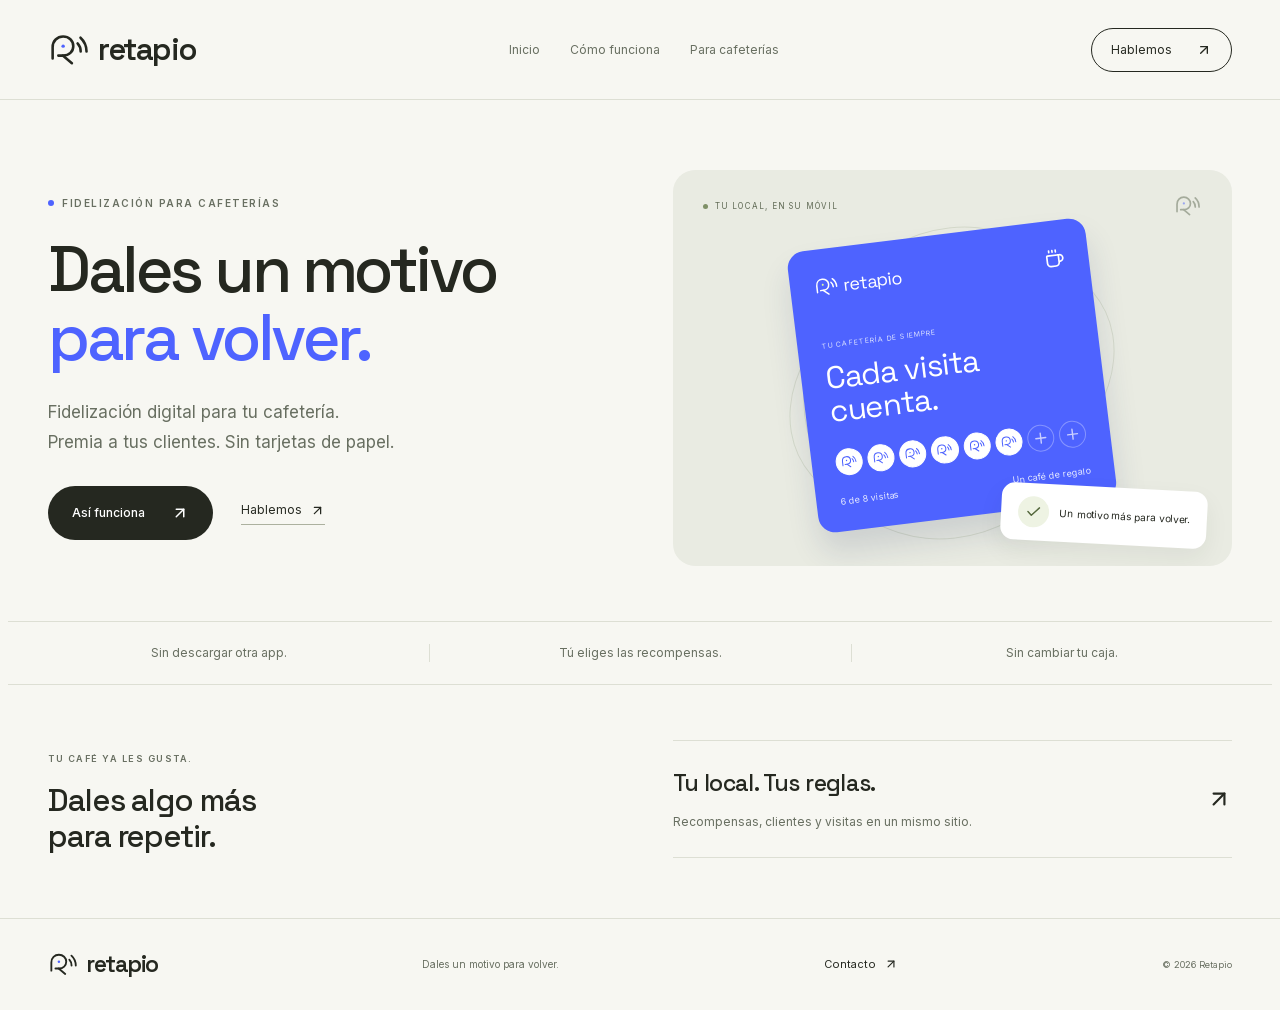
<file: index.html>
<!DOCTYPE html><html lang="es"><head><meta charSet="utf-8"/><meta name="viewport" content="width=device-width, initial-scale=1"/><link rel="stylesheet" href="/_next/static/css/index.BJTMwjE_.css" data-rsc-css-href="/_next/static/css/index.BJTMwjE_.css" data-precedence="vite-rsc/importer-resources"/><link rel="modulepreload" fetchPriority="low" href="/_next/static/chunks/index-Ba7Iv5DY.js"/><script src="/_next/static/chunks/rolldown-runtime-C60lm6uB.js" type="module" async=""></script><script src="/_next/static/chunks/framework-D_rUT4EX.js" type="module" async=""></script><script src="/_next/static/chunks/navigation-errors-By4dF-Cc.js" type="module" async=""></script><link rel="modulepreload" href="/_next/static/chunks/layout-segment-context-BgTz5tcu.js" crossorigin=""/><link rel="modulepreload" href="/_next/static/chunks/marketing-DpWUg7hj.js" crossorigin=""/><link rel="modulepreload" href="/_next/static/chunks/mail-Dik-BYJ9.js" crossorigin=""/><link rel="modulepreload" href="/_next/static/chunks/Icon-Bo9jbUr1.js" crossorigin=""/><title>Retapio | Fidelización digital para cafeterías</title><meta name="description" content="Un sistema de fidelización para cafeterías: tarjeta en el móvil, recompensas a tu medida y una pantalla en la barra. Conoce cómo estamos creando Retapio."/><meta name="robots" content="index, follow"/><meta property="og:title" content="Retapio | Fidelización digital para cafeterías"/><meta property="og:description" content="Un sistema de fidelización para cafeterías: tarjeta en el móvil, recompensas a tu medida y una pantalla en la barra. Conoce cómo estamos creando Retapio."/><meta property="og:url" content="https://retapio.eu"/><meta property="og:site_name" content="Retapio"/><meta property="og:type" content="website"/><meta property="og:locale" content="es_ES"/><meta property="og:image" content="https://retapio.eu/retapio-logo.png"/><meta property="og:image:width" content="180"/><meta property="og:image:height" content="180"/><meta property="og:image:alt" content="Retapio"/><meta name="twitter:card" content="summary"/><meta name="twitter:title" content="Retapio | Fidelización digital para cafeterías"/><meta name="twitter:description" content="Un sistema de fidelización para cafeterías: tarjeta en el móvil, recompensas a tu medida y una pantalla en la barra. Conoce cómo estamos creando Retapio."/><meta name="twitter:image" content="https://retapio.eu/retapio-logo.png"/><link rel="icon" href="/favicon.png" type="image/png" sizes="180x180"/><link rel="icon" href="/favicon.svg" type="image/svg+xml"/><link rel="apple-touch-icon" href="/apple-touch-icon.png"/><link rel="canonical" href="https://retapio.eu"/><script>Object.assign(((self[Symbol.for("vinext.navigationRuntime")]??={bootstrap:{routeManifest:null},functions:{}}).bootstrap.rsc??={rsc:[]}),{params:{},nav:{"pathname":"/","searchParams":[]}})</script><link rel="modulepreload" href="/_next/static/chunks/index-Ba7Iv5DY.js" />
<link rel="preload" href="/_next/static/_vinext_fonts/inter-9df0d028785c/inter-1ab1ad55.woff2" as="font" type="font/woff2" crossorigin />
<link rel="preload" href="/_next/static/_vinext_fonts/space-grotesk-feef4dc31705/space-grotesk-a57c9413.woff2" as="font" type="font/woff2" crossorigin />
<style data-vinext-fonts>/* cyrillic-ext */
@font-face {
  font-family: 'Inter';
  font-style: normal;
  font-weight: 100 900;
  font-display: swap;
  src: url(/_next/static/_vinext_fonts/inter-9df0d028785c/inter-7249155f.woff2) format('woff2');
  unicode-range: U+0460-052F, U+1C80-1C8A, U+20B4, U+2DE0-2DFF, U+A640-A69F, U+FE2E-FE2F;
}
/* cyrillic */
@font-face {
  font-family: 'Inter';
  font-style: normal;
  font-weight: 100 900;
  font-display: swap;
  src: url(/_next/static/_vinext_fonts/inter-9df0d028785c/inter-e34c5f1b.woff2) format('woff2');
  unicode-range: U+0301, U+0400-045F, U+0490-0491, U+04B0-04B1, U+2116;
}
/* greek-ext */
@font-face {
  font-family: 'Inter';
  font-style: normal;
  font-weight: 100 900;
  font-display: swap;
  src: url(/_next/static/_vinext_fonts/inter-9df0d028785c/inter-6e1a6b2b.woff2) format('woff2');
  unicode-range: U+1F00-1FFF;
}
/* greek */
@font-face {
  font-family: 'Inter';
  font-style: normal;
  font-weight: 100 900;
  font-display: swap;
  src: url(/_next/static/_vinext_fonts/inter-9df0d028785c/inter-656bbed6.woff2) format('woff2');
  unicode-range: U+0370-0377, U+037A-037F, U+0384-038A, U+038C, U+038E-03A1, U+03A3-03FF;
}
/* vietnamese */
@font-face {
  font-family: 'Inter';
  font-style: normal;
  font-weight: 100 900;
  font-display: swap;
  src: url(/_next/static/_vinext_fonts/inter-9df0d028785c/inter-fc83e075.woff2) format('woff2');
  unicode-range: U+0102-0103, U+0110-0111, U+0128-0129, U+0168-0169, U+01A0-01A1, U+01AF-01B0, U+0300-0301, U+0303-0304, U+0308-0309, U+0323, U+0329, U+1EA0-1EF9, U+20AB;
}
/* latin-ext */
@font-face {
  font-family: 'Inter';
  font-style: normal;
  font-weight: 100 900;
  font-display: swap;
  src: url(/_next/static/_vinext_fonts/inter-9df0d028785c/inter-749a3084.woff2) format('woff2');
  unicode-range: U+0100-02BA, U+02BD-02C5, U+02C7-02CC, U+02CE-02D7, U+02DD-02FF, U+0304, U+0308, U+0329, U+1D00-1DBF, U+1E00-1E9F, U+1EF2-1EFF, U+2020, U+20A0-20AB, U+20AD-20C0, U+2113, U+2C60-2C7F, U+A720-A7FF;
}
/* latin */
@font-face {
  font-family: 'Inter';
  font-style: normal;
  font-weight: 100 900;
  font-display: swap;
  src: url(/_next/static/_vinext_fonts/inter-9df0d028785c/inter-1ab1ad55.woff2) format('woff2');
  unicode-range: U+0000-00FF, U+0131, U+0152-0153, U+02BB-02BC, U+02C6, U+02DA, U+02DC, U+0304, U+0308, U+0329, U+2000-206F, U+20AC, U+2122, U+2191, U+2193, U+2212, U+2215, U+FEFF, U+FFFD;
}

@font-face {
  font-family: 'Inter Fallback';
  src: local("Arial");
  ascent-override: 90.44%;
  descent-override: 22.52%;
  line-gap-override: 0.00%;
  size-adjust: 107.12%;
}

.__font_inter_1nj207z { font-family: 'Inter', 'Inter Fallback'; font-style: normal; }

.__variable_inter_1nj207z { --font-inter: 'Inter', 'Inter Fallback'; }

/* vietnamese */
@font-face {
  font-family: 'Space Grotesk';
  font-style: normal;
  font-weight: 300 700;
  font-display: swap;
  src: url(/_next/static/_vinext_fonts/space-grotesk-feef4dc31705/space-grotesk-53435720.woff2) format('woff2');
  unicode-range: U+0102-0103, U+0110-0111, U+0128-0129, U+0168-0169, U+01A0-01A1, U+01AF-01B0, U+0300-0301, U+0303-0304, U+0308-0309, U+0323, U+0329, U+1EA0-1EF9, U+20AB;
}
/* latin-ext */
@font-face {
  font-family: 'Space Grotesk';
  font-style: normal;
  font-weight: 300 700;
  font-display: swap;
  src: url(/_next/static/_vinext_fonts/space-grotesk-feef4dc31705/space-grotesk-e911c2d9.woff2) format('woff2');
  unicode-range: U+0100-02BA, U+02BD-02C5, U+02C7-02CC, U+02CE-02D7, U+02DD-02FF, U+0304, U+0308, U+0329, U+1D00-1DBF, U+1E00-1E9F, U+1EF2-1EFF, U+2020, U+20A0-20AB, U+20AD-20C0, U+2113, U+2C60-2C7F, U+A720-A7FF;
}
/* latin */
@font-face {
  font-family: 'Space Grotesk';
  font-style: normal;
  font-weight: 300 700;
  font-display: swap;
  src: url(/_next/static/_vinext_fonts/space-grotesk-feef4dc31705/space-grotesk-a57c9413.woff2) format('woff2');
  unicode-range: U+0000-00FF, U+0131, U+0152-0153, U+02BB-02BC, U+02C6, U+02DA, U+02DC, U+0304, U+0308, U+0329, U+2000-206F, U+20AC, U+2122, U+2191, U+2193, U+2212, U+2215, U+FEFF, U+FFFD;
}

@font-face {
  font-family: 'Space Grotesk Fallback';
  src: local("Arial");
  ascent-override: 89.71%;
  descent-override: 26.62%;
  line-gap-override: 0.00%;
  size-adjust: 109.69%;
}

.__font_space_grotesk_1w43504 { font-family: 'Space Grotesk', 'Space Grotesk Fallback'; font-style: normal; }

.__variable_space_grotesk_1w43504 { --font-space-grotesk: 'Space Grotesk', 'Space Grotesk Fallback'; }
</style>
</head><body class="__variable_inter_1nj207z __variable_space_grotesk_1w43504"><script type="application/ld+json">{"@context":"https://schema.org","@graph":[{"@type":"WebSite","@id":"https://retapio.eu/#website","name":"Retapio","url":"https://retapio.eu/","inLanguage":"es","description":"Fidelización digital para cafeterías.","publisher":{"@id":"https://retapio.eu/#brand"}},{"@type":"Organization","@id":"https://retapio.eu/#brand","name":"Retapio","url":"https://retapio.eu/","logo":"https://retapio.eu/retapio-logo.png","email":"hola@retapio.eu"}]}</script><a class="skip-link" href="#contenido">Saltar al contenido</a><header class="site-header"><a class="brand" href="/" aria-label="Retapio, inicio"><svg viewBox="35 25 250 205" fill="none" aria-hidden="true"><g stroke="currentColor" stroke-width="15" stroke-linecap="round" stroke-linejoin="round"><path d="M62 177V111C62 74.5 88.5 49 123 49C156.5 49 182 73.5 182 105C182 137 157 160 124 160H95"></path><path d="M121 160L174 204M207 89C219 102 225 118 225 136M224 56C248 78 259 104 259 136"></path></g><circle cx="123" cy="105" r="10" fill="#4e63ff"></circle></svg><span>retapio</span></a><nav class="main-nav" id="main-nav" aria-label="Navegación principal"><a href="/" aria-current="page">Inicio</a><a href="/como-funciona/">Cómo funciona</a><a href="/para-cafeterias/">Para cafeterías</a><a class="mobile-contact" href="/contacto/">Contacto</a></nav><a class="header-contact" href="/contacto/">Hablemos <svg xmlns="http://www.w3.org/2000/svg" width="16" height="16" viewBox="0 0 24 24" fill="none" stroke="currentColor" stroke-width="2" stroke-linecap="round" stroke-linejoin="round" class="lucide lucide-arrow-up-right" aria-hidden="true"><path d="M7 7h10v10"></path><path d="M7 17 17 7"></path></svg></a><button class="menu-toggle" aria-label="Abrir menú" aria-expanded="false" aria-controls="main-nav"><svg xmlns="http://www.w3.org/2000/svg" width="22" height="22" viewBox="0 0 24 24" fill="none" stroke="currentColor" stroke-width="2" stroke-linecap="round" stroke-linejoin="round" class="lucide lucide-menu" aria-hidden="true"><path d="M4 5h16"></path><path d="M4 12h16"></path><path d="M4 19h16"></path></svg></button></header><main id="contenido" class="page-enter"><section class="hero"><div class="hero-copy"><div class="eyebrow"><span class="small-dot"></span> FIDELIZACIÓN PARA CAFETERÍAS</div><h1>Dales un motivo<br/><span>para volver.</span></h1><p class="hero-description">Fidelización digital para tu cafetería.<br/>Premia a tus clientes. Sin tarjetas de papel.</p><div class="hero-actions"><a class="button primary" href="/como-funciona/">Así funciona <svg xmlns="http://www.w3.org/2000/svg" width="18" height="18" viewBox="0 0 24 24" fill="none" stroke="currentColor" stroke-width="2" stroke-linecap="round" stroke-linejoin="round" class="lucide lucide-arrow-up-right" aria-hidden="true"><path d="M7 7h10v10"></path><path d="M7 17 17 7"></path></svg></a><a class="text-link" href="/contacto/">Hablemos <svg xmlns="http://www.w3.org/2000/svg" width="15" height="15" viewBox="0 0 24 24" fill="none" stroke="currentColor" stroke-width="2" stroke-linecap="round" stroke-linejoin="round" class="lucide lucide-arrow-up-right" aria-hidden="true"><path d="M7 7h10v10"></path><path d="M7 17 17 7"></path></svg></a></div></div><div class="hero-art" aria-label="Ejemplo de tarjeta digital de fidelización"><div class="art-top"><span><i></i> TU LOCAL, EN SU MÓVIL</span><svg viewBox="35 25 250 205" fill="none" aria-hidden="true"><g stroke="currentColor" stroke-width="15" stroke-linecap="round" stroke-linejoin="round"><path d="M62 177V111C62 74.5 88.5 49 123 49C156.5 49 182 73.5 182 105C182 137 157 160 124 160H95"></path><path d="M121 160L174 204M207 89C219 102 225 118 225 136M224 56C248 78 259 104 259 136"></path></g><circle cx="123" cy="105" r="10" fill="#4e63ff"></circle></svg></div><div class="scene"><div class="orbit"></div><div class="orbit orbit-two"></div><div class="loyalty-card "><div class="card-heading"><span class="mini-brand"><svg viewBox="35 25 250 205" fill="none" aria-hidden="true"><g stroke="currentColor" stroke-width="15" stroke-linecap="round" stroke-linejoin="round"><path d="M62 177V111C62 74.5 88.5 49 123 49C156.5 49 182 73.5 182 105C182 137 157 160 124 160H95"></path><path d="M121 160L174 204M207 89C219 102 225 118 225 136M224 56C248 78 259 104 259 136"></path></g><circle cx="123" cy="105" r="10" fill="#4e63ff"></circle></svg> retapio</span><svg xmlns="http://www.w3.org/2000/svg" width="20" height="20" viewBox="0 0 24 24" fill="none" stroke="currentColor" stroke-width="2" stroke-linecap="round" stroke-linejoin="round" class="lucide lucide-coffee" aria-hidden="true"><path d="M10 2v2"></path><path d="M14 2v2"></path><path d="M16 8a1 1 0 0 1 1 1v8a4 4 0 0 1-4 4H7a4 4 0 0 1-4-4V9a1 1 0 0 1 1-1h14a4 4 0 1 1 0 8h-1"></path><path d="M6 2v2"></path></svg></div><span class="card-label">TU CAFETERÍA DE SIEMPRE</span><div class="card-title">Cada visita<br/>cuenta.</div><div class="stamps" aria-label="6 de 8 visitas de ejemplo"><span class="filled"><svg viewBox="35 25 250 205" fill="none" aria-hidden="true"><g stroke="currentColor" stroke-width="15" stroke-linecap="round" stroke-linejoin="round"><path d="M62 177V111C62 74.5 88.5 49 123 49C156.5 49 182 73.5 182 105C182 137 157 160 124 160H95"></path><path d="M121 160L174 204M207 89C219 102 225 118 225 136M224 56C248 78 259 104 259 136"></path></g><circle cx="123" cy="105" r="10" fill="#4e63ff"></circle></svg></span><span class="filled"><svg viewBox="35 25 250 205" fill="none" aria-hidden="true"><g stroke="currentColor" stroke-width="15" stroke-linecap="round" stroke-linejoin="round"><path d="M62 177V111C62 74.5 88.5 49 123 49C156.5 49 182 73.5 182 105C182 137 157 160 124 160H95"></path><path d="M121 160L174 204M207 89C219 102 225 118 225 136M224 56C248 78 259 104 259 136"></path></g><circle cx="123" cy="105" r="10" fill="#4e63ff"></circle></svg></span><span class="filled"><svg viewBox="35 25 250 205" fill="none" aria-hidden="true"><g stroke="currentColor" stroke-width="15" stroke-linecap="round" stroke-linejoin="round"><path d="M62 177V111C62 74.5 88.5 49 123 49C156.5 49 182 73.5 182 105C182 137 157 160 124 160H95"></path><path d="M121 160L174 204M207 89C219 102 225 118 225 136M224 56C248 78 259 104 259 136"></path></g><circle cx="123" cy="105" r="10" fill="#4e63ff"></circle></svg></span><span class="filled"><svg viewBox="35 25 250 205" fill="none" aria-hidden="true"><g stroke="currentColor" stroke-width="15" stroke-linecap="round" stroke-linejoin="round"><path d="M62 177V111C62 74.5 88.5 49 123 49C156.5 49 182 73.5 182 105C182 137 157 160 124 160H95"></path><path d="M121 160L174 204M207 89C219 102 225 118 225 136M224 56C248 78 259 104 259 136"></path></g><circle cx="123" cy="105" r="10" fill="#4e63ff"></circle></svg></span><span class="filled"><svg viewBox="35 25 250 205" fill="none" aria-hidden="true"><g stroke="currentColor" stroke-width="15" stroke-linecap="round" stroke-linejoin="round"><path d="M62 177V111C62 74.5 88.5 49 123 49C156.5 49 182 73.5 182 105C182 137 157 160 124 160H95"></path><path d="M121 160L174 204M207 89C219 102 225 118 225 136M224 56C248 78 259 104 259 136"></path></g><circle cx="123" cy="105" r="10" fill="#4e63ff"></circle></svg></span><span class="filled"><svg viewBox="35 25 250 205" fill="none" aria-hidden="true"><g stroke="currentColor" stroke-width="15" stroke-linecap="round" stroke-linejoin="round"><path d="M62 177V111C62 74.5 88.5 49 123 49C156.5 49 182 73.5 182 105C182 137 157 160 124 160H95"></path><path d="M121 160L174 204M207 89C219 102 225 118 225 136M224 56C248 78 259 104 259 136"></path></g><circle cx="123" cy="105" r="10" fill="#4e63ff"></circle></svg></span><span class=""><svg xmlns="http://www.w3.org/2000/svg" width="16" height="16" viewBox="0 0 24 24" fill="none" stroke="currentColor" stroke-width="2" stroke-linecap="round" stroke-linejoin="round" class="lucide lucide-plus" aria-hidden="true"><path d="M5 12h14"></path><path d="M12 5v14"></path></svg></span><span class=""><svg xmlns="http://www.w3.org/2000/svg" width="16" height="16" viewBox="0 0 24 24" fill="none" stroke="currentColor" stroke-width="2" stroke-linecap="round" stroke-linejoin="round" class="lucide lucide-plus" aria-hidden="true"><path d="M5 12h14"></path><path d="M12 5v14"></path></svg></span></div><div class="card-bottom"><span>6<!-- --> de 8 visitas</span><span>Un café de regalo</span></div></div><div class="art-caption"><span class="approval-icon approved"><svg xmlns="http://www.w3.org/2000/svg" width="17" height="17" viewBox="0 0 24 24" fill="none" stroke="currentColor" stroke-width="2" stroke-linecap="round" stroke-linejoin="round" class="lucide lucide-check" aria-hidden="true"><path d="M20 6 9 17l-5-5"></path></svg></span><span>Un motivo más para volver.</span></div></div></div></section><div class="principles"><span>Sin descargar otra app.</span><span>Tú eliges las recompensas.</span><span>Sin cambiar tu caja.</span></div><section class="home-bottom"><div><span class="section-label">TU CAFÉ YA LES GUSTA.</span><h2>Dales algo más <br/>para repetir.</h2></div><a class="editorial-link" href="/para-cafeterias/"><span><strong>Tu local. Tus reglas.</strong><small>Recompensas, clientes y visitas en un mismo sitio.</small></span><svg xmlns="http://www.w3.org/2000/svg" width="26" height="26" viewBox="0 0 24 24" fill="none" stroke="currentColor" stroke-width="2" stroke-linecap="round" stroke-linejoin="round" class="lucide lucide-arrow-up-right" aria-hidden="true"><path d="M7 7h10v10"></path><path d="M7 17 17 7"></path></svg></a></section></main><footer><a class="brand" href="/" aria-label="Retapio, volver al inicio"><svg viewBox="35 25 250 205" fill="none" aria-hidden="true"><g stroke="currentColor" stroke-width="15" stroke-linecap="round" stroke-linejoin="round"><path d="M62 177V111C62 74.5 88.5 49 123 49C156.5 49 182 73.5 182 105C182 137 157 160 124 160H95"></path><path d="M121 160L174 204M207 89C219 102 225 118 225 136M224 56C248 78 259 104 259 136"></path></g><circle cx="123" cy="105" r="10" fill="#4e63ff"></circle></svg><span>retapio</span></a><span>Dales un motivo para volver.</span><a href="/contacto/">Contacto <svg xmlns="http://www.w3.org/2000/svg" width="14" height="14" viewBox="0 0 24 24" fill="none" stroke="currentColor" stroke-width="2" stroke-linecap="round" stroke-linejoin="round" class="lucide lucide-arrow-up-right" aria-hidden="true"><path d="M7 7h10v10"></path><path d="M7 17 17 7"></path></svg></a><small>© <!-- -->2026<!-- --> Retapio</small></footer><script type="module" src="/_next/static/chunks/index-Ba7Iv5DY.js" id="_R_" async=""></script><script>((self[Symbol.for("vinext.navigationRuntime")]??={bootstrap:{routeManifest:null},functions:{}}).bootstrap.rsc??={rsc:[]}).rsc.push("0:{\"page:/\":\"$L1\",\"layout:/\":\"$L2\",\"route:/\":\"$L3\",\"__route\":\"route:/\",\"__interceptionContext\":null,\"__layoutIds\":[\"layout:/\"],\"__rootLayout\":\"/\",\"__bfcacheSegmentIdentities\":{\"layout:/\":\"[\\\"layout\\\",\\\"layout:/\\\",\\\"root-boundary:/\\\",\\\"\\\"]\",\"page:/\":\"[\\\"page\\\",\\\"page:/\\\",\\\"root-boundary:/\\\",\\\"\\\"]\"},\"__srcPage\":[\"page\"],\"__layoutFlags\":{\"layout:/\":\"s\"},\"__artifactCompatibility\":{\"schemaVersion\":1,\"graphVersion\":\"app-route-graph:1177fd80f83fa7b0\",\"deploymentVersion\":\"dfe86aa6-b241-483c-8851-f45669320802\",\"appElementsSchemaVersion\":1,\"rscPayloadSchemaVersion\":1,\"rootBoundaryId\":\"/\",\"renderEpoch\":null}}\n")</script><script>((self[Symbol.for("vinext.navigationRuntime")]??={bootstrap:{routeManifest:null},functions:{}}).bootstrap.rsc??={rsc:[]}).rsc.push("4:I[\"04f944e58244\",[],\"SiteHeader\",1]\n")</script><script>((self[Symbol.for("vinext.navigationRuntime")]??={bootstrap:{routeManifest:null},functions:{}}).bootstrap.rsc??={rsc:[]}).rsc.push("5:I[\"8c0f216c4604\",[],\"Children\",1]\n")</script><script>((self[Symbol.for("vinext.navigationRuntime")]??={bootstrap:{routeManifest:null},functions:{}}).bootstrap.rsc??={rsc:[]}).rsc.push("6:I[\"04f944e58244\",[],\"SiteFooter\",1]\n")</script><script>((self[Symbol.for("vinext.navigationRuntime")]??={bootstrap:{routeManifest:null},functions:{}}).bootstrap.rsc??={rsc:[]}).rsc.push("7:I[\"593f344dc510\",[],\"GlobalErrorBoundary\",1]\n")</script><script>((self[Symbol.for("vinext.navigationRuntime")]??={bootstrap:{routeManifest:null},functions:{}}).bootstrap.rsc??={rsc:[]}).rsc.push("8:I[\"0b874ad30386\",[],\"default\",1]\n")</script><script>((self[Symbol.for("vinext.navigationRuntime")]??={bootstrap:{routeManifest:null},functions:{}}).bootstrap.rsc??={rsc:[]}).rsc.push("9:I[\"593f344dc510\",[],\"ErrorBoundary\",1]\n")</script><script>((self[Symbol.for("vinext.navigationRuntime")]??={bootstrap:{routeManifest:null},functions:{}}).bootstrap.rsc??={rsc:[]}).rsc.push("a:I[\"15c18cfaeeff\",[],\"LayoutSegmentProvider\",1]\n")</script><script>((self[Symbol.for("vinext.navigationRuntime")]??={bootstrap:{routeManifest:null},functions:{}}).bootstrap.rsc??={rsc:[]}).rsc.push("b:I[\"8c0f216c4604\",[],\"Slot\",1]\n")</script><script>((self[Symbol.for("vinext.navigationRuntime")]??={bootstrap:{routeManifest:null},functions:{}}).bootstrap.rsc??={rsc:[]}).rsc.push("c:I[\"593f344dc510\",[],\"NotFoundBoundary\",1]\n")</script><script>((self[Symbol.for("vinext.navigationRuntime")]??={bootstrap:{routeManifest:null},functions:{}}).bootstrap.rsc??={rsc:[]}).rsc.push("d:I[\"9276801271d6\",[],\"AppRouterScrollTarget\",1]\n")</script><script>((self[Symbol.for("vinext.navigationRuntime")]??={bootstrap:{routeManifest:null},functions:{}}).bootstrap.rsc??={rsc:[]}).rsc.push("e:I[\"593f344dc510\",[],\"RedirectBoundary\",1]\n")</script><script>((self[Symbol.for("vinext.navigationRuntime")]??={bootstrap:{routeManifest:null},functions:{}}).bootstrap.rsc??={rsc:[]}).rsc.push(":HL[\"/_next/static/css/index.BJTMwjE_.css\",\"style\"     ]\n")</script><script>((self[Symbol.for("vinext.navigationRuntime")]??={bootstrap:{routeManifest:null},functions:{}}).bootstrap.rsc??={rsc:[]}).rsc.push("2:[[[\"$\",\"link\",\"css:/_next/static/css/index.BJTMwjE_.css\",{\"rel\":\"stylesheet\",\"precedence\":\"vite-rsc/importer-resources\",\"href\":\"/_next/static/css/index.BJTMwjE_.css\",\"data-rsc-css-href\":\"/_next/static/css/index.BJTMwjE_.css\"}],\"$undefined\"],[\"$\",\"html\",null,{\"lang\":\"es\",\"children\":[\"$\",\"body\",null,{\"className\":\"__variable_inter_1nj207z __variable_space_grotesk_1w43504\",\"children\":[[\"$\",\"script\",null,{\"type\":\"application/ld+json\",\"dangerouslySetInnerHTML\":{\"__html\":\"{\\\"@context\\\":\\\"https://schema.org\\\",\\\"@graph\\\":[{\\\"@type\\\":\\\"WebSite\\\",\\\"@id\\\":\\\"https://retapio.eu/#website\\\",\\\"name\\\":\\\"Retapio\\\",\\\"url\\\":\\\"https://retapio.eu/\\\",\\\"inLanguage\\\":\\\"es\\\",\\\"description\\\":\\\"Fidelización digital para cafeterías.\\\",\\\"publisher\\\":{\\\"@id\\\":\\\"https://retapio.eu/#brand\\\"}},{\\\"@type\\\":\\\"Organization\\\",\\\"@id\\\":\\\"https://retapio.eu/#brand\\\",\\\"name\\\":\\\"Retapio\\\",\\\"url\\\":\\\"https://retapio.eu/\\\",\\\"logo\\\":\\\"https://retapio.eu/retapio-logo.png\\\",\\\"email\\\":\\\"hola@retapio.eu\\\"}]}\"}}],[\"$\",\"$L4\",null,{}],[\"$\",\"$L5\",null,{}],[\"$\",\"$L6\",null,{}]]}]}]]\n")</script><script>((self[Symbol.for("vinext.navigationRuntime")]??={bootstrap:{routeManifest:null},functions:{}}).bootstrap.rsc??={rsc:[]}).rsc.push("3:[[[\"$\",\"meta\",null,{\"charSet\":\"utf-8\"}],[[\"$\",\"title\",\"0\",{\"children\":\"Retapio | Fidelización digital para cafeterías\"}],[\"$\",\"meta\",\"1\",{\"name\":\"description\",\"content\":\"Un sistema de fidelización para cafeterías: tarjeta en el móvil, recompensas a tu medida y una pantalla en la barra. Conoce cómo estamos creando Retapio.\"}],[\"$\",\"meta\",\"2\",{\"name\":\"robots\",\"content\":\"index, follow\"}],[\"$\",\"meta\",\"3\",{\"property\":\"og:title\",\"content\":\"Retapio | Fidelización digital para cafeterías\"}],[\"$\",\"meta\",\"4\",{\"property\":\"og:description\",\"content\":\"Un sistema de fidelización para cafeterías: tarjeta en el móvil, recompensas a tu medida y una pantalla en la barra. Conoce cómo estamos creando Retapio.\"}],[\"$\",\"meta\",\"5\",{\"property\":\"og:url\",\"content\":\"https://retapio.eu\"}],[\"$\",\"meta\",\"6\",{\"property\":\"og:site_name\",\"content\":\"Retapio\"}],[\"$\",\"meta\",\"7\",{\"property\":\"og:type\",\"content\":\"website\"}],[\"$\",\"meta\",\"8\",{\"property\":\"og:locale\",\"content\":\"es_ES\"}],[\"$\",\"meta\",\"9\",{\"property\":\"og:image\",\"content\":\"https://retapio.eu/retapio-logo.png\"}],[\"$\",\"meta\",\"10\",{\"property\":\"og:image:width\",\"content\":\"180\"}],[\"$\",\"meta\",\"11\",{\"property\":\"og:image:height\",\"content\":\"180\"}],[\"$\",\"meta\",\"12\",{\"property\":\"og:image:alt\",\"content\":\"Retapio\"}],[\"$\",\"meta\",\"13\",{\"name\":\"twitter:card\",\"content\":\"summary\"}],[\"$\",\"meta\",\"14\",{\"name\":\"twitter:title\",\"content\":\"Retapio | Fidelización digital para cafeterías\"}],[\"$\",\"meta\",\"15\",{\"name\":\"twitter:description\",\"content\":\"Un sistema de fidelización para cafeterías: tarjeta en el móvil, recompensas a tu medida y una pantalla en la barra. Conoce cómo estamos creando Retapio.\"}],[\"$\",\"meta\",\"16\",{\"name\":\"twitter:image\",\"content\":\"https://retapio.eu/retapio-logo.png\"}],[\"$\",\"link\",\"17\",{\"data-vinext-streamed-icon\":\"$undefined\",\"rel\":\"icon\",\"href\":\"/favicon.png\",\"type\":\"image/png\",\"sizes\":\"180x180\",\"color\":\"$undefined\",\"media\":\"$undefined\",\"fetchPriority\":\"$undefined\"}],[\"$\",\"link\",\"18\",{\"data-vinext-streamed-icon\":\"$undefined\",\"rel\":\"icon\",\"href\":\"/favicon.svg\",\"type\":\"image/svg+xml\",\"sizes\":\"$undefined\",\"color\":\"$undefined\",\"media\":\"$undefined\",\"fetchPriority\":\"$undefined\"}],[\"$\",\"link\",\"19\",{\"data-vinext-streamed-icon\":\"$undefined\",\"rel\":\"apple-touch-icon\",\"href\":\"/apple-touch-icon.png\",\"type\":\"$undefined\",\"sizes\":\"$undefined\",\"color\":\"$undefined\",\"media\":\"$undefined\",\"fetchPriority\":\"$undefined\"}],[\"$\",\"link\",\"20\",{\"rel\":\"canonical\",\"href\":\"https://retapio.eu\"}]],[[\"$\",\"meta\",\"0\",{\"name\":\"viewport\",\"content\":\"width=device-width, initial-scale=1\"}]]],[\"$\",\"$L7\",null,{\"fallback\":\"$8\",\"children\":[\"$\",\"$L9\",null,{\"fallback\":\"$8\",\"children\":[\"$\",\"$La\",null,{\"providerId\":\"layout:/\",\"segmentMap\":{\"children\":[]},\"children\":[\"$\",\"$Lb\",null,{\"id\":\"layout:/\",\"parallelSlots\":\"$undefined\",\"children\":[\"$\",\"$Lc\",null,{\"resetKey\":\"\",\"fallback\":[[\"$\",\"title\",null,{\"children\":\"404: This page could not be found.\"}],[\"$\",\"div\",null,{\"style\":{\"fontFamily\":\"system-ui,\\\"Segoe UI\\\",Roboto,Helvetica,Arial,sans-serif,\\\"Apple Color Emoji\\\",\\\"Segoe UI Emoji\\\"\",\"height\":\"100vh\",\"textAlign\":\"center\",\"display\":\"flex\",\"flexDirection\":\"column\",\"alignItems\":\"center\",\"justifyContent\":\"center\"},\"children\":[\"$\",\"div\",null,{\"children\":[[\"$\",\"style\",null,{\"dangerouslySetInnerHTML\":{\"__html\":\"body{color:#000;background:#fff;margin:0}.next-error-h1{border-right:1px solid rgba(0,0,0,.3)}@media (prefers-color-scheme:dark){body{color:#fff;background:#000}.next-error-h1{border-right:1px solid rgba(255,255,255,.3)}}\"}}],[\"$\",\"h1\",null,{\"className\":\"next-error-h1\",\"style\":{\"display\":\"inline-block\",\"margin\":\"0 20px 0 0\",\"padding\":\"0 23px 0 0\",\"fontSize\":24,\"fontWeight\":500,\"verticalAlign\":\"top\",\"lineHeight\":\"49px\"},\"children\":404}],[\"$\",\"div\",null,{\"style\":{\"display\":\"inline-block\"},\"children\":[\"$\",\"h2\",null,{\"style\":{\"fontSize\":14,\"fontWeight\":400,\"lineHeight\":\"49px\",\"margin\":0},\"children\":\"This page could not be found.\"}]}]]}]}]],\"children\":[\"$\",\"$Ld\",null,{\"children\":[\"$\",\"$Le\",null,{\"children\":[[\"$\",\"$La\",null,{\"providerId\":\"page:/\",\"segmentMap\":{\"children\":[\"__PAGE__\"]},\"children\":[\"$\",\"$Lb\",null,{\"id\":\"page:/\"}]}],null]}]}]}]}]}]}]}],null,null]\n")</script><script>((self[Symbol.for("vinext.navigationRuntime")]??={bootstrap:{routeManifest:null},functions:{}}).bootstrap.rsc??={rsc:[]}).rsc.push("f:I[\"339f946bc456\",[],\"default\",1]\n")</script><script>((self[Symbol.for("vinext.navigationRuntime")]??={bootstrap:{routeManifest:null},functions:{}}).bootstrap.rsc??={rsc:[]}).rsc.push("10:I[\"04f944e58244\",[],\"HeroVisual\",1]\n")</script><script>((self[Symbol.for("vinext.navigationRuntime")]??={bootstrap:{routeManifest:null},functions:{}}).bootstrap.rsc??={rsc:[]}).rsc.push("1:[\"$\",\"main\",null,{\"id\":\"contenido\",\"className\":\"page-enter\",\"children\":[[\"$\",\"section\",null,{\"className\":\"hero\",\"children\":[[\"$\",\"div\",null,{\"className\":\"hero-copy\",\"children\":[[\"$\",\"div\",null,{\"className\":\"eyebrow\",\"children\":[[\"$\",\"span\",null,{\"className\":\"small-dot\"}],\" FIDELIZACIÓN PARA CAFETERÍAS\"]}],[\"$\",\"h1\",null,{\"children\":[\"Dales un motivo\",[\"$\",\"br\",null,{}],[\"$\",\"span\",null,{\"children\":\"para volver.\"}]]}],[\"$\",\"p\",null,{\"className\":\"hero-description\",\"children\":[\"Fidelización digital para tu cafetería.\",[\"$\",\"br\",null,{}],\"Premia a tus clientes. Sin tarjetas de papel.\"]}],[\"$\",\"div\",null,{\"className\":\"hero-actions\",\"children\":[[\"$\",\"a\",null,{\"className\":\"button primary\",\"href\":\"/como-funciona/\",\"children\":[\"Así funciona \",[\"$\",\"$Lf\",null,{\"ref\":\"$undefined\",\"iconNode\":[[\"path\",{\"d\":\"M7 7h10v10\",\"key\":\"1tivn9\"}],[\"path\",{\"d\":\"M7 17 17 7\",\"key\":\"1vkiza\"}]],\"className\":\"lucide-arrow-up-right\",\"size\":18}]]}],[\"$\",\"a\",null,{\"className\":\"text-link\",\"href\":\"/contacto/\",\"children\":[\"Hablemos \",[\"$\",\"$Lf\",null,{\"ref\":\"$undefined\",\"iconNode\":\"$1:props:children:0:props:children:0:props:children:3:props:children:0:props:children:1:props:iconNode\",\"className\":\"lucide-arrow-up-right\",\"size\":15}]]}]]}]]}],[\"$\",\"$L10\",null,{}]]}],[\"$\",\"div\",null,{\"className\":\"principles\",\"children\":[[\"$\",\"span\",null,{\"children\":\"Sin descargar otra app.\"}],[\"$\",\"span\",null,{\"children\":\"Tú eliges las recompensas.\"}],[\"$\",\"span\",null,{\"children\":\"Sin cambiar tu caja.\"}]]}],[\"$\",\"section\",null,{\"className\":\"home-bottom\",\"children\":[[\"$\",\"div\",null,{\"children\":[[\"$\",\"span\",null,{\"className\":\"section-label\",\"children\":\"TU CAFÉ YA LES GUSTA.\"}],[\"$\",\"h2\",null,{\"children\":[\"Dales algo más \",[\"$\",\"br\",null,{}],\"para repetir.\"]}]]}],[\"$\",\"a\",null,{\"className\":\"editorial-link\",\"href\":\"/para-cafeterias/\",\"children\":[[\"$\",\"span\",null,{\"children\":[[\"$\",\"strong\",null,{\"children\":\"Tu local. Tus reglas.\"}],[\"$\",\"small\",null,{\"children\":\"Recompensas, clientes y visitas en un mismo sitio.\"}]]}],[\"$\",\"$Lf\",null,{\"ref\":\"$undefined\",\"iconNode\":\"$1:props:children:0:props:children:0:props:children:3:props:children:0:props:children:1:props:iconNode\",\"className\":\"lucide-arrow-up-right\",\"size\":26}]]}]]}]]}]\n")</script><script>Object.assign(((self[Symbol.for("vinext.navigationRuntime")]??={bootstrap:{routeManifest:null},functions:{}}).bootstrap.rsc??={rsc:[]}),{"initialCacheKind":"static"});((self[Symbol.for("vinext.navigationRuntime")]??={bootstrap:{routeManifest:null},functions:{}}).bootstrap.rsc??={rsc:[]}).done=true</script></body></html>
</file>
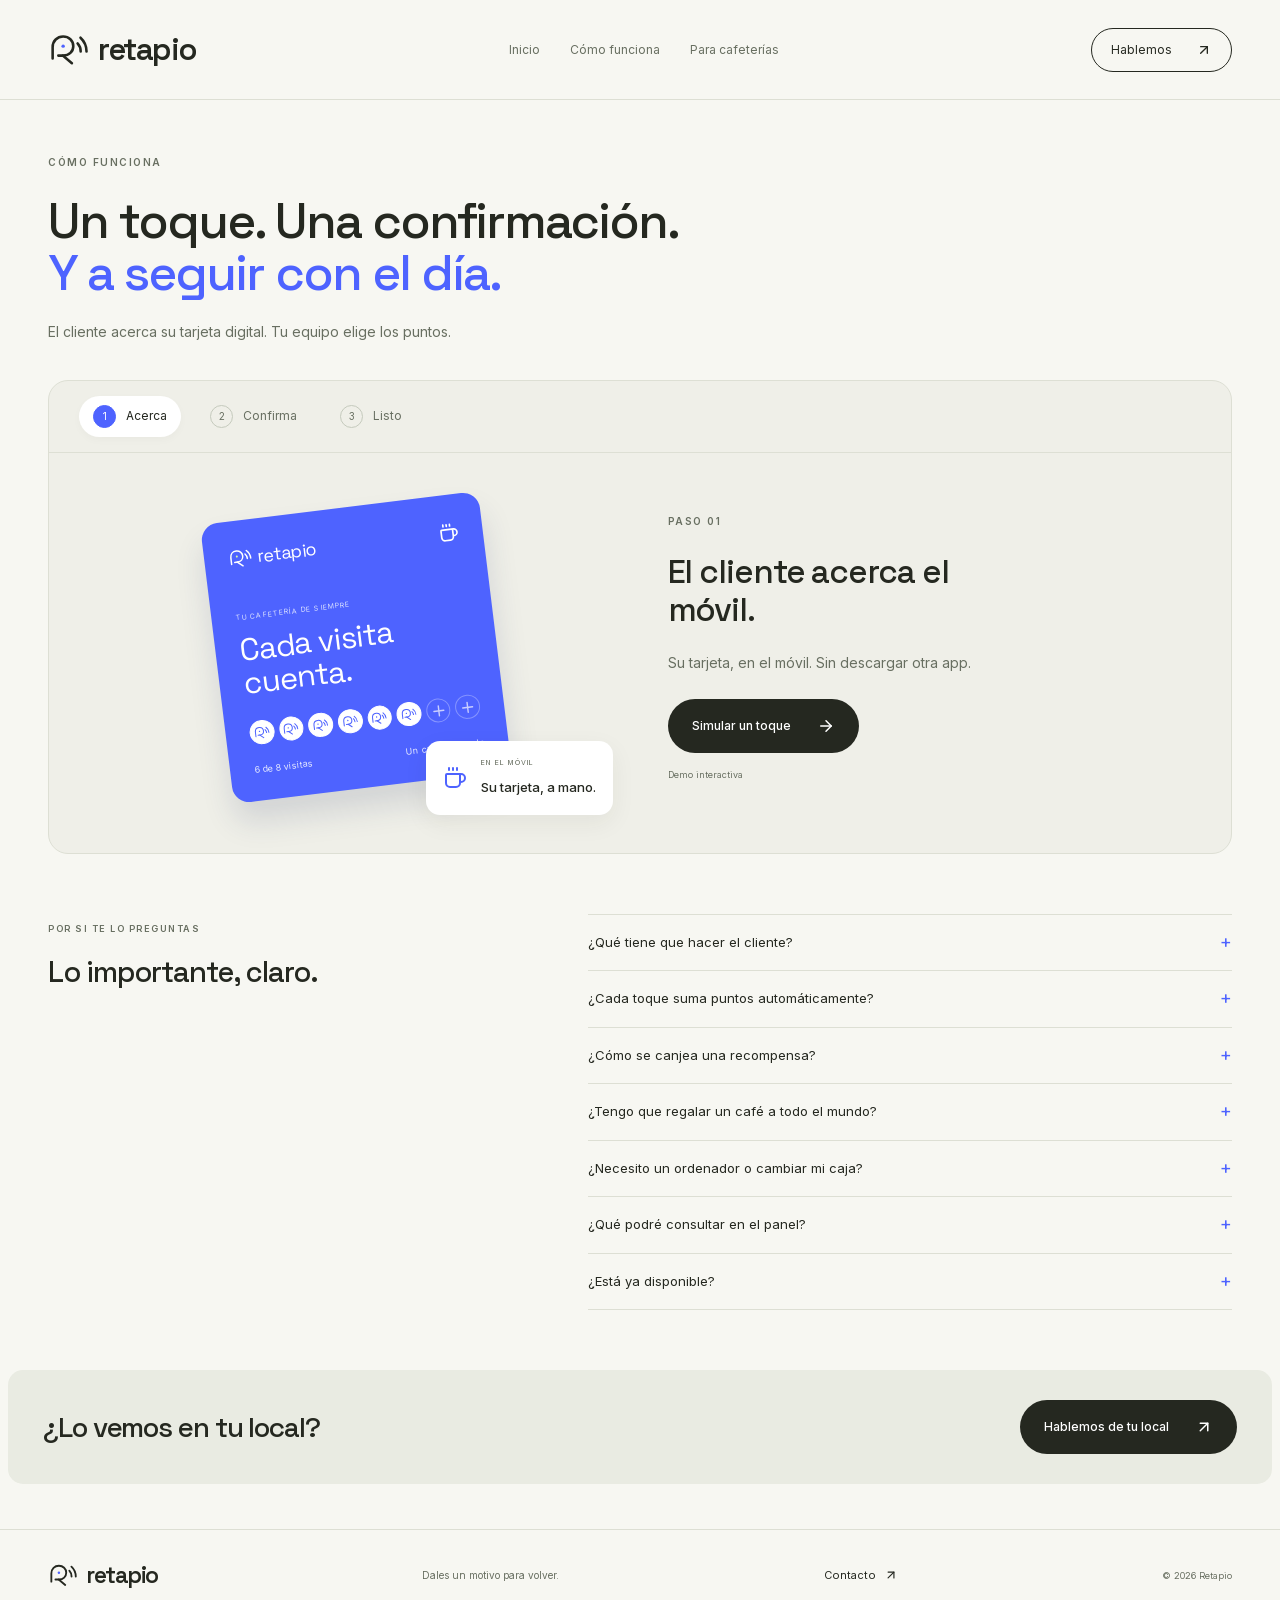
<file: como-funciona/index.html>
<!DOCTYPE html><html lang="es"><head><meta charSet="utf-8"/><meta name="viewport" content="width=device-width, initial-scale=1"/><link rel="stylesheet" href="/_next/static/css/index.BJTMwjE_.css" data-rsc-css-href="/_next/static/css/index.BJTMwjE_.css" data-precedence="vite-rsc/importer-resources"/><link rel="modulepreload" fetchPriority="low" href="/_next/static/chunks/index-Ba7Iv5DY.js"/><script src="/_next/static/chunks/rolldown-runtime-C60lm6uB.js" type="module" async=""></script><script src="/_next/static/chunks/framework-D_rUT4EX.js" type="module" async=""></script><script src="/_next/static/chunks/navigation-errors-By4dF-Cc.js" type="module" async=""></script><link rel="modulepreload" href="/_next/static/chunks/layout-segment-context-BgTz5tcu.js" crossorigin=""/><link rel="modulepreload" href="/_next/static/chunks/marketing-DpWUg7hj.js" crossorigin=""/><link rel="modulepreload" href="/_next/static/chunks/mail-Dik-BYJ9.js" crossorigin=""/><link rel="modulepreload" href="/_next/static/chunks/Icon-Bo9jbUr1.js" crossorigin=""/><title>Cómo funciona la fidelización para cafeterías | Retapio</title><meta name="description" content="Descubre el funcionamiento previsto de Retapio: tarjeta en el móvil, puntos confirmados en la barra y canje de recompensas. Prueba la demo interactiva."/><meta name="robots" content="index, follow"/><meta property="og:title" content="Cómo funciona la fidelización para cafeterías | Retapio"/><meta property="og:description" content="Descubre el funcionamiento previsto de Retapio: tarjeta en el móvil, puntos confirmados en la barra y canje de recompensas. Prueba la demo interactiva."/><meta property="og:url" content="https://retapio.eu/como-funciona/"/><meta property="og:site_name" content="Retapio"/><meta property="og:type" content="website"/><meta property="og:locale" content="es_ES"/><meta property="og:image" content="https://retapio.eu/retapio-logo.png"/><meta property="og:image:width" content="180"/><meta property="og:image:height" content="180"/><meta property="og:image:alt" content="Retapio"/><meta name="twitter:card" content="summary"/><meta name="twitter:title" content="Cómo funciona la fidelización para cafeterías | Retapio"/><meta name="twitter:description" content="Descubre el funcionamiento previsto de Retapio: tarjeta en el móvil, puntos confirmados en la barra y canje de recompensas. Prueba la demo interactiva."/><meta name="twitter:image" content="https://retapio.eu/retapio-logo.png"/><link rel="icon" href="/favicon.png" type="image/png" sizes="180x180"/><link rel="icon" href="/favicon.svg" type="image/svg+xml"/><link rel="apple-touch-icon" href="/apple-touch-icon.png"/><link rel="canonical" href="https://retapio.eu/como-funciona/"/><script>Object.assign(((self[Symbol.for("vinext.navigationRuntime")]??={bootstrap:{routeManifest:null},functions:{}}).bootstrap.rsc??={rsc:[]}),{params:{},nav:{"pathname":"/como-funciona","searchParams":[]}})</script><link rel="modulepreload" href="/_next/static/chunks/index-Ba7Iv5DY.js" />
<link rel="preload" href="/_next/static/_vinext_fonts/inter-9df0d028785c/inter-1ab1ad55.woff2" as="font" type="font/woff2" crossorigin />
<link rel="preload" href="/_next/static/_vinext_fonts/space-grotesk-feef4dc31705/space-grotesk-a57c9413.woff2" as="font" type="font/woff2" crossorigin />
<style data-vinext-fonts>/* cyrillic-ext */
@font-face {
  font-family: 'Inter';
  font-style: normal;
  font-weight: 100 900;
  font-display: swap;
  src: url(/_next/static/_vinext_fonts/inter-9df0d028785c/inter-7249155f.woff2) format('woff2');
  unicode-range: U+0460-052F, U+1C80-1C8A, U+20B4, U+2DE0-2DFF, U+A640-A69F, U+FE2E-FE2F;
}
/* cyrillic */
@font-face {
  font-family: 'Inter';
  font-style: normal;
  font-weight: 100 900;
  font-display: swap;
  src: url(/_next/static/_vinext_fonts/inter-9df0d028785c/inter-e34c5f1b.woff2) format('woff2');
  unicode-range: U+0301, U+0400-045F, U+0490-0491, U+04B0-04B1, U+2116;
}
/* greek-ext */
@font-face {
  font-family: 'Inter';
  font-style: normal;
  font-weight: 100 900;
  font-display: swap;
  src: url(/_next/static/_vinext_fonts/inter-9df0d028785c/inter-6e1a6b2b.woff2) format('woff2');
  unicode-range: U+1F00-1FFF;
}
/* greek */
@font-face {
  font-family: 'Inter';
  font-style: normal;
  font-weight: 100 900;
  font-display: swap;
  src: url(/_next/static/_vinext_fonts/inter-9df0d028785c/inter-656bbed6.woff2) format('woff2');
  unicode-range: U+0370-0377, U+037A-037F, U+0384-038A, U+038C, U+038E-03A1, U+03A3-03FF;
}
/* vietnamese */
@font-face {
  font-family: 'Inter';
  font-style: normal;
  font-weight: 100 900;
  font-display: swap;
  src: url(/_next/static/_vinext_fonts/inter-9df0d028785c/inter-fc83e075.woff2) format('woff2');
  unicode-range: U+0102-0103, U+0110-0111, U+0128-0129, U+0168-0169, U+01A0-01A1, U+01AF-01B0, U+0300-0301, U+0303-0304, U+0308-0309, U+0323, U+0329, U+1EA0-1EF9, U+20AB;
}
/* latin-ext */
@font-face {
  font-family: 'Inter';
  font-style: normal;
  font-weight: 100 900;
  font-display: swap;
  src: url(/_next/static/_vinext_fonts/inter-9df0d028785c/inter-749a3084.woff2) format('woff2');
  unicode-range: U+0100-02BA, U+02BD-02C5, U+02C7-02CC, U+02CE-02D7, U+02DD-02FF, U+0304, U+0308, U+0329, U+1D00-1DBF, U+1E00-1E9F, U+1EF2-1EFF, U+2020, U+20A0-20AB, U+20AD-20C0, U+2113, U+2C60-2C7F, U+A720-A7FF;
}
/* latin */
@font-face {
  font-family: 'Inter';
  font-style: normal;
  font-weight: 100 900;
  font-display: swap;
  src: url(/_next/static/_vinext_fonts/inter-9df0d028785c/inter-1ab1ad55.woff2) format('woff2');
  unicode-range: U+0000-00FF, U+0131, U+0152-0153, U+02BB-02BC, U+02C6, U+02DA, U+02DC, U+0304, U+0308, U+0329, U+2000-206F, U+20AC, U+2122, U+2191, U+2193, U+2212, U+2215, U+FEFF, U+FFFD;
}

@font-face {
  font-family: 'Inter Fallback';
  src: local("Arial");
  ascent-override: 90.44%;
  descent-override: 22.52%;
  line-gap-override: 0.00%;
  size-adjust: 107.12%;
}

.__font_inter_1nj207z { font-family: 'Inter', 'Inter Fallback'; font-style: normal; }

.__variable_inter_1nj207z { --font-inter: 'Inter', 'Inter Fallback'; }

/* vietnamese */
@font-face {
  font-family: 'Space Grotesk';
  font-style: normal;
  font-weight: 300 700;
  font-display: swap;
  src: url(/_next/static/_vinext_fonts/space-grotesk-feef4dc31705/space-grotesk-53435720.woff2) format('woff2');
  unicode-range: U+0102-0103, U+0110-0111, U+0128-0129, U+0168-0169, U+01A0-01A1, U+01AF-01B0, U+0300-0301, U+0303-0304, U+0308-0309, U+0323, U+0329, U+1EA0-1EF9, U+20AB;
}
/* latin-ext */
@font-face {
  font-family: 'Space Grotesk';
  font-style: normal;
  font-weight: 300 700;
  font-display: swap;
  src: url(/_next/static/_vinext_fonts/space-grotesk-feef4dc31705/space-grotesk-e911c2d9.woff2) format('woff2');
  unicode-range: U+0100-02BA, U+02BD-02C5, U+02C7-02CC, U+02CE-02D7, U+02DD-02FF, U+0304, U+0308, U+0329, U+1D00-1DBF, U+1E00-1E9F, U+1EF2-1EFF, U+2020, U+20A0-20AB, U+20AD-20C0, U+2113, U+2C60-2C7F, U+A720-A7FF;
}
/* latin */
@font-face {
  font-family: 'Space Grotesk';
  font-style: normal;
  font-weight: 300 700;
  font-display: swap;
  src: url(/_next/static/_vinext_fonts/space-grotesk-feef4dc31705/space-grotesk-a57c9413.woff2) format('woff2');
  unicode-range: U+0000-00FF, U+0131, U+0152-0153, U+02BB-02BC, U+02C6, U+02DA, U+02DC, U+0304, U+0308, U+0329, U+2000-206F, U+20AC, U+2122, U+2191, U+2193, U+2212, U+2215, U+FEFF, U+FFFD;
}

@font-face {
  font-family: 'Space Grotesk Fallback';
  src: local("Arial");
  ascent-override: 89.71%;
  descent-override: 26.62%;
  line-gap-override: 0.00%;
  size-adjust: 109.69%;
}

.__font_space_grotesk_1w43504 { font-family: 'Space Grotesk', 'Space Grotesk Fallback'; font-style: normal; }

.__variable_space_grotesk_1w43504 { --font-space-grotesk: 'Space Grotesk', 'Space Grotesk Fallback'; }
</style>
</head><body class="__variable_inter_1nj207z __variable_space_grotesk_1w43504"><script type="application/ld+json">{"@context":"https://schema.org","@graph":[{"@type":"WebSite","@id":"https://retapio.eu/#website","name":"Retapio","url":"https://retapio.eu/","inLanguage":"es","description":"Fidelización digital para cafeterías.","publisher":{"@id":"https://retapio.eu/#brand"}},{"@type":"Organization","@id":"https://retapio.eu/#brand","name":"Retapio","url":"https://retapio.eu/","logo":"https://retapio.eu/retapio-logo.png","email":"hola@retapio.eu"}]}</script><a class="skip-link" href="#contenido">Saltar al contenido</a><header class="site-header"><a class="brand" href="/" aria-label="Retapio, inicio"><svg viewBox="35 25 250 205" fill="none" aria-hidden="true"><g stroke="currentColor" stroke-width="15" stroke-linecap="round" stroke-linejoin="round"><path d="M62 177V111C62 74.5 88.5 49 123 49C156.5 49 182 73.5 182 105C182 137 157 160 124 160H95"></path><path d="M121 160L174 204M207 89C219 102 225 118 225 136M224 56C248 78 259 104 259 136"></path></g><circle cx="123" cy="105" r="10" fill="#4e63ff"></circle></svg><span>retapio</span></a><nav class="main-nav" id="main-nav" aria-label="Navegación principal"><a href="/">Inicio</a><a href="/como-funciona/" aria-current="page">Cómo funciona</a><a href="/para-cafeterias/">Para cafeterías</a><a class="mobile-contact" href="/contacto/">Contacto</a></nav><a class="header-contact" href="/contacto/">Hablemos <svg xmlns="http://www.w3.org/2000/svg" width="16" height="16" viewBox="0 0 24 24" fill="none" stroke="currentColor" stroke-width="2" stroke-linecap="round" stroke-linejoin="round" class="lucide lucide-arrow-up-right" aria-hidden="true"><path d="M7 7h10v10"></path><path d="M7 17 17 7"></path></svg></a><button class="menu-toggle" aria-label="Abrir menú" aria-expanded="false" aria-controls="main-nav"><svg xmlns="http://www.w3.org/2000/svg" width="22" height="22" viewBox="0 0 24 24" fill="none" stroke="currentColor" stroke-width="2" stroke-linecap="round" stroke-linejoin="round" class="lucide lucide-menu" aria-hidden="true"><path d="M4 5h16"></path><path d="M4 12h16"></path><path d="M4 19h16"></path></svg></button></header><main id="contenido" class="page-enter"><section class="page-heading"><span class="eyebrow">CÓMO FUNCIONA</span><h1>Un toque. Una confirmación.<br/><span>Y a seguir con el día.</span></h1><p>El cliente acerca su tarjeta digital. Tu equipo elige los puntos.</p></section><section class="demo-section" aria-label="Demostración de Retapio"><div class="walkthrough"><div class="step-tabs" aria-label="Pasos de la demostración"><button aria-pressed="true"><span>1</span>Acerca</button><button aria-pressed="false"><span>2</span>Confirma</button><button aria-pressed="false"><span>3</span>Listo</button></div><div class="demo-stage step-0"><div class="demo-visual"><div class="loyalty-card "><div class="card-heading"><span class="mini-brand"><svg viewBox="35 25 250 205" fill="none" aria-hidden="true"><g stroke="currentColor" stroke-width="15" stroke-linecap="round" stroke-linejoin="round"><path d="M62 177V111C62 74.5 88.5 49 123 49C156.5 49 182 73.5 182 105C182 137 157 160 124 160H95"></path><path d="M121 160L174 204M207 89C219 102 225 118 225 136M224 56C248 78 259 104 259 136"></path></g><circle cx="123" cy="105" r="10" fill="#4e63ff"></circle></svg> retapio</span><svg xmlns="http://www.w3.org/2000/svg" width="20" height="20" viewBox="0 0 24 24" fill="none" stroke="currentColor" stroke-width="2" stroke-linecap="round" stroke-linejoin="round" class="lucide lucide-coffee" aria-hidden="true"><path d="M10 2v2"></path><path d="M14 2v2"></path><path d="M16 8a1 1 0 0 1 1 1v8a4 4 0 0 1-4 4H7a4 4 0 0 1-4-4V9a1 1 0 0 1 1-1h14a4 4 0 1 1 0 8h-1"></path><path d="M6 2v2"></path></svg></div><span class="card-label">TU CAFETERÍA DE SIEMPRE</span><div class="card-title">Cada visita<br/>cuenta.</div><div class="stamps" aria-label="6 de 8 visitas de ejemplo"><span class="filled"><svg viewBox="35 25 250 205" fill="none" aria-hidden="true"><g stroke="currentColor" stroke-width="15" stroke-linecap="round" stroke-linejoin="round"><path d="M62 177V111C62 74.5 88.5 49 123 49C156.5 49 182 73.5 182 105C182 137 157 160 124 160H95"></path><path d="M121 160L174 204M207 89C219 102 225 118 225 136M224 56C248 78 259 104 259 136"></path></g><circle cx="123" cy="105" r="10" fill="#4e63ff"></circle></svg></span><span class="filled"><svg viewBox="35 25 250 205" fill="none" aria-hidden="true"><g stroke="currentColor" stroke-width="15" stroke-linecap="round" stroke-linejoin="round"><path d="M62 177V111C62 74.5 88.5 49 123 49C156.5 49 182 73.5 182 105C182 137 157 160 124 160H95"></path><path d="M121 160L174 204M207 89C219 102 225 118 225 136M224 56C248 78 259 104 259 136"></path></g><circle cx="123" cy="105" r="10" fill="#4e63ff"></circle></svg></span><span class="filled"><svg viewBox="35 25 250 205" fill="none" aria-hidden="true"><g stroke="currentColor" stroke-width="15" stroke-linecap="round" stroke-linejoin="round"><path d="M62 177V111C62 74.5 88.5 49 123 49C156.5 49 182 73.5 182 105C182 137 157 160 124 160H95"></path><path d="M121 160L174 204M207 89C219 102 225 118 225 136M224 56C248 78 259 104 259 136"></path></g><circle cx="123" cy="105" r="10" fill="#4e63ff"></circle></svg></span><span class="filled"><svg viewBox="35 25 250 205" fill="none" aria-hidden="true"><g stroke="currentColor" stroke-width="15" stroke-linecap="round" stroke-linejoin="round"><path d="M62 177V111C62 74.5 88.5 49 123 49C156.5 49 182 73.5 182 105C182 137 157 160 124 160H95"></path><path d="M121 160L174 204M207 89C219 102 225 118 225 136M224 56C248 78 259 104 259 136"></path></g><circle cx="123" cy="105" r="10" fill="#4e63ff"></circle></svg></span><span class="filled"><svg viewBox="35 25 250 205" fill="none" aria-hidden="true"><g stroke="currentColor" stroke-width="15" stroke-linecap="round" stroke-linejoin="round"><path d="M62 177V111C62 74.5 88.5 49 123 49C156.5 49 182 73.5 182 105C182 137 157 160 124 160H95"></path><path d="M121 160L174 204M207 89C219 102 225 118 225 136M224 56C248 78 259 104 259 136"></path></g><circle cx="123" cy="105" r="10" fill="#4e63ff"></circle></svg></span><span class="filled"><svg viewBox="35 25 250 205" fill="none" aria-hidden="true"><g stroke="currentColor" stroke-width="15" stroke-linecap="round" stroke-linejoin="round"><path d="M62 177V111C62 74.5 88.5 49 123 49C156.5 49 182 73.5 182 105C182 137 157 160 124 160H95"></path><path d="M121 160L174 204M207 89C219 102 225 118 225 136M224 56C248 78 259 104 259 136"></path></g><circle cx="123" cy="105" r="10" fill="#4e63ff"></circle></svg></span><span class=""><svg xmlns="http://www.w3.org/2000/svg" width="16" height="16" viewBox="0 0 24 24" fill="none" stroke="currentColor" stroke-width="2" stroke-linecap="round" stroke-linejoin="round" class="lucide lucide-plus" aria-hidden="true"><path d="M5 12h14"></path><path d="M12 5v14"></path></svg></span><span class=""><svg xmlns="http://www.w3.org/2000/svg" width="16" height="16" viewBox="0 0 24 24" fill="none" stroke="currentColor" stroke-width="2" stroke-linecap="round" stroke-linejoin="round" class="lucide lucide-plus" aria-hidden="true"><path d="M5 12h14"></path><path d="M12 5v14"></path></svg></span></div><div class="card-bottom"><span>6<!-- --> de 8 visitas</span><span>Un café de regalo</span></div></div><div class="demo-notice "><svg xmlns="http://www.w3.org/2000/svg" width="24" height="24" viewBox="0 0 24 24" fill="none" stroke="currentColor" stroke-width="2" stroke-linecap="round" stroke-linejoin="round" class="lucide lucide-coffee" aria-hidden="true"><path d="M10 2v2"></path><path d="M14 2v2"></path><path d="M16 8a1 1 0 0 1 1 1v8a4 4 0 0 1-4 4H7a4 4 0 0 1-4-4V9a1 1 0 0 1 1-1h14a4 4 0 1 1 0 8h-1"></path><path d="M6 2v2"></path></svg><div><small>EN EL MÓVIL</small><strong>Su tarjeta, a mano.</strong></div></div></div><div class="demo-description"><span class="eyebrow">PASO 0<!-- -->1</span><h2>El cliente acerca el móvil.</h2><p>Su tarjeta, en el móvil. Sin descargar otra app.</p><button class="button primary">Simular un toque<svg xmlns="http://www.w3.org/2000/svg" width="18" height="18" viewBox="0 0 24 24" fill="none" stroke="currentColor" stroke-width="2" stroke-linecap="round" stroke-linejoin="round" class="lucide lucide-arrow-right" aria-hidden="true"><path d="M5 12h14"></path><path d="m12 5 7 7-7 7"></path></svg></button><small class="demo-disclaimer">Demo interactiva</small></div></div></div></section><section class="short-faq"><div><span class="section-label">POR SI TE LO PREGUNTAS</span><h2>Lo importante, claro.</h2></div><div><details><summary>¿Qué tiene que hacer el cliente?</summary><p>Añade la tarjeta de tu local al móvil una sola vez. Después, acerca el móvil al lector y tu equipo confirma. Sin otra app.</p></details><details><summary>¿Cada toque suma puntos automáticamente?</summary><p>No. El toque identifica la tarjeta; tu equipo confirma la compra antes de sumar. Acercar el móvil varias veces no equivale a varias compras.</p></details><details><summary>¿Cómo se canjea una recompensa?</summary><p>El cliente acerca el móvil y pide la recompensa en la barra. Tu equipo comprueba el saldo y confirma el canje en la pantalla.</p></details><details><summary>¿Tengo que regalar un café a todo el mundo?</summary><p>No. Tú eliges qué compras cuentan, los puntos necesarios y la recompensa: un café, un extra o un descuento.</p></details><details><summary>¿Necesito un ordenador o cambiar mi caja?</summary><p>No. Estamos desarrollando un equipo con pantalla y lector, independiente de tu caja. Está pensado para funcionar con corriente y conexión wifi.</p></details><details><summary>¿Qué podré consultar en el panel?</summary><p>Visitas, puntos y canjes de cada tarjeta. También podrás comparar la actividad entre semanas y meses.</p></details><details><summary>¿Está ya disponible?</summary><p>Estamos probando el prototipo antes de las primeras instalaciones. Escríbenos para conocer disponibilidad, compatibilidad y precio, sin compromiso.</p></details></div></section><section class="inline-cta"><h2>¿Lo vemos en tu local?</h2><a class="button primary" href="/contacto/">Hablemos de tu local<svg xmlns="http://www.w3.org/2000/svg" width="18" height="18" viewBox="0 0 24 24" fill="none" stroke="currentColor" stroke-width="2" stroke-linecap="round" stroke-linejoin="round" class="lucide lucide-arrow-up-right" aria-hidden="true"><path d="M7 7h10v10"></path><path d="M7 17 17 7"></path></svg></a></section></main><footer><a class="brand" href="/" aria-label="Retapio, volver al inicio"><svg viewBox="35 25 250 205" fill="none" aria-hidden="true"><g stroke="currentColor" stroke-width="15" stroke-linecap="round" stroke-linejoin="round"><path d="M62 177V111C62 74.5 88.5 49 123 49C156.5 49 182 73.5 182 105C182 137 157 160 124 160H95"></path><path d="M121 160L174 204M207 89C219 102 225 118 225 136M224 56C248 78 259 104 259 136"></path></g><circle cx="123" cy="105" r="10" fill="#4e63ff"></circle></svg><span>retapio</span></a><span>Dales un motivo para volver.</span><a href="/contacto/">Contacto <svg xmlns="http://www.w3.org/2000/svg" width="14" height="14" viewBox="0 0 24 24" fill="none" stroke="currentColor" stroke-width="2" stroke-linecap="round" stroke-linejoin="round" class="lucide lucide-arrow-up-right" aria-hidden="true"><path d="M7 7h10v10"></path><path d="M7 17 17 7"></path></svg></a><small>© <!-- -->2026<!-- --> Retapio</small></footer><script type="module" src="/_next/static/chunks/index-Ba7Iv5DY.js" id="_R_" async=""></script><script>((self[Symbol.for("vinext.navigationRuntime")]??={bootstrap:{routeManifest:null},functions:{}}).bootstrap.rsc??={rsc:[]}).rsc.push("0:{\"page:/como-funciona\":\"$L1\",\"layout:/\":\"$L2\",\"route:/como-funciona\":\"$L3\",\"__route\":\"route:/como-funciona\",\"__interceptionContext\":null,\"__layoutIds\":[\"layout:/\"],\"__rootLayout\":\"/\",\"__bfcacheSegmentIdentities\":{\"layout:/\":\"[\\\"layout\\\",\\\"layout:/\\\",\\\"root-boundary:/\\\",\\\"\\\"]\",\"page:/como-funciona\":\"[\\\"page\\\",\\\"page:/como-funciona\\\",\\\"root-boundary:/\\\",\\\"[\\\\\\\"como-funciona\\\\\\\"]\\\"]\"},\"__srcPage\":[\"como-funciona\",\"page\"],\"__layoutFlags\":{\"layout:/\":\"s\"},\"__artifactCompatibility\":{\"schemaVersion\":1,\"graphVersion\":\"app-route-graph:2b0187d323ea7aa8\",\"deploymentVersion\":\"dfe86aa6-b241-483c-8851-f45669320802\",\"appElementsSchemaVersion\":1,\"rscPayloadSchemaVersion\":1,\"rootBoundaryId\":\"/\",\"renderEpoch\":null}}\n")</script><script>((self[Symbol.for("vinext.navigationRuntime")]??={bootstrap:{routeManifest:null},functions:{}}).bootstrap.rsc??={rsc:[]}).rsc.push("4:I[\"04f944e58244\",[],\"SiteHeader\",1]\n")</script><script>((self[Symbol.for("vinext.navigationRuntime")]??={bootstrap:{routeManifest:null},functions:{}}).bootstrap.rsc??={rsc:[]}).rsc.push("5:I[\"8c0f216c4604\",[],\"Children\",1]\n")</script><script>((self[Symbol.for("vinext.navigationRuntime")]??={bootstrap:{routeManifest:null},functions:{}}).bootstrap.rsc??={rsc:[]}).rsc.push("6:I[\"04f944e58244\",[],\"SiteFooter\",1]\n")</script><script>((self[Symbol.for("vinext.navigationRuntime")]??={bootstrap:{routeManifest:null},functions:{}}).bootstrap.rsc??={rsc:[]}).rsc.push("7:I[\"593f344dc510\",[],\"GlobalErrorBoundary\",1]\n")</script><script>((self[Symbol.for("vinext.navigationRuntime")]??={bootstrap:{routeManifest:null},functions:{}}).bootstrap.rsc??={rsc:[]}).rsc.push("8:I[\"0b874ad30386\",[],\"default\",1]\n")</script><script>((self[Symbol.for("vinext.navigationRuntime")]??={bootstrap:{routeManifest:null},functions:{}}).bootstrap.rsc??={rsc:[]}).rsc.push("9:I[\"593f344dc510\",[],\"ErrorBoundary\",1]\n")</script><script>((self[Symbol.for("vinext.navigationRuntime")]??={bootstrap:{routeManifest:null},functions:{}}).bootstrap.rsc??={rsc:[]}).rsc.push("a:I[\"15c18cfaeeff\",[],\"LayoutSegmentProvider\",1]\n")</script><script>((self[Symbol.for("vinext.navigationRuntime")]??={bootstrap:{routeManifest:null},functions:{}}).bootstrap.rsc??={rsc:[]}).rsc.push("b:I[\"8c0f216c4604\",[],\"Slot\",1]\n")</script><script>((self[Symbol.for("vinext.navigationRuntime")]??={bootstrap:{routeManifest:null},functions:{}}).bootstrap.rsc??={rsc:[]}).rsc.push("c:I[\"593f344dc510\",[],\"NotFoundBoundary\",1]\n")</script><script>((self[Symbol.for("vinext.navigationRuntime")]??={bootstrap:{routeManifest:null},functions:{}}).bootstrap.rsc??={rsc:[]}).rsc.push("d:I[\"9276801271d6\",[],\"AppRouterScrollTarget\",1]\n")</script><script>((self[Symbol.for("vinext.navigationRuntime")]??={bootstrap:{routeManifest:null},functions:{}}).bootstrap.rsc??={rsc:[]}).rsc.push("e:I[\"593f344dc510\",[],\"RedirectBoundary\",1]\n")</script><script>((self[Symbol.for("vinext.navigationRuntime")]??={bootstrap:{routeManifest:null},functions:{}}).bootstrap.rsc??={rsc:[]}).rsc.push(":HL[\"/_next/static/css/index.BJTMwjE_.css\",\"style\"     ]\n")</script><script>((self[Symbol.for("vinext.navigationRuntime")]??={bootstrap:{routeManifest:null},functions:{}}).bootstrap.rsc??={rsc:[]}).rsc.push("2:[[[\"$\",\"link\",\"css:/_next/static/css/index.BJTMwjE_.css\",{\"rel\":\"stylesheet\",\"precedence\":\"vite-rsc/importer-resources\",\"href\":\"/_next/static/css/index.BJTMwjE_.css\",\"data-rsc-css-href\":\"/_next/static/css/index.BJTMwjE_.css\"}],\"$undefined\"],[\"$\",\"html\",null,{\"lang\":\"es\",\"children\":[\"$\",\"body\",null,{\"className\":\"__variable_inter_1nj207z __variable_space_grotesk_1w43504\",\"children\":[[\"$\",\"script\",null,{\"type\":\"application/ld+json\",\"dangerouslySetInnerHTML\":{\"__html\":\"{\\\"@context\\\":\\\"https://schema.org\\\",\\\"@graph\\\":[{\\\"@type\\\":\\\"WebSite\\\",\\\"@id\\\":\\\"https://retapio.eu/#website\\\",\\\"name\\\":\\\"Retapio\\\",\\\"url\\\":\\\"https://retapio.eu/\\\",\\\"inLanguage\\\":\\\"es\\\",\\\"description\\\":\\\"Fidelización digital para cafeterías.\\\",\\\"publisher\\\":{\\\"@id\\\":\\\"https://retapio.eu/#brand\\\"}},{\\\"@type\\\":\\\"Organization\\\",\\\"@id\\\":\\\"https://retapio.eu/#brand\\\",\\\"name\\\":\\\"Retapio\\\",\\\"url\\\":\\\"https://retapio.eu/\\\",\\\"logo\\\":\\\"https://retapio.eu/retapio-logo.png\\\",\\\"email\\\":\\\"hola@retapio.eu\\\"}]}\"}}],[\"$\",\"$L4\",null,{}],[\"$\",\"$L5\",null,{}],[\"$\",\"$L6\",null,{}]]}]}]]\n")</script><script>((self[Symbol.for("vinext.navigationRuntime")]??={bootstrap:{routeManifest:null},functions:{}}).bootstrap.rsc??={rsc:[]}).rsc.push("3:[[[\"$\",\"meta\",null,{\"charSet\":\"utf-8\"}],[[\"$\",\"title\",\"0\",{\"children\":\"Cómo funciona la fidelización para cafeterías | Retapio\"}],[\"$\",\"meta\",\"1\",{\"name\":\"description\",\"content\":\"Descubre el funcionamiento previsto de Retapio: tarjeta en el móvil, puntos confirmados en la barra y canje de recompensas. Prueba la demo interactiva.\"}],[\"$\",\"meta\",\"2\",{\"name\":\"robots\",\"content\":\"index, follow\"}],[\"$\",\"meta\",\"3\",{\"property\":\"og:title\",\"content\":\"Cómo funciona la fidelización para cafeterías | Retapio\"}],[\"$\",\"meta\",\"4\",{\"property\":\"og:description\",\"content\":\"Descubre el funcionamiento previsto de Retapio: tarjeta en el móvil, puntos confirmados en la barra y canje de recompensas. Prueba la demo interactiva.\"}],[\"$\",\"meta\",\"5\",{\"property\":\"og:url\",\"content\":\"https://retapio.eu/como-funciona/\"}],[\"$\",\"meta\",\"6\",{\"property\":\"og:site_name\",\"content\":\"Retapio\"}],[\"$\",\"meta\",\"7\",{\"property\":\"og:type\",\"content\":\"website\"}],[\"$\",\"meta\",\"8\",{\"property\":\"og:locale\",\"content\":\"es_ES\"}],[\"$\",\"meta\",\"9\",{\"property\":\"og:image\",\"content\":\"https://retapio.eu/retapio-logo.png\"}],[\"$\",\"meta\",\"10\",{\"property\":\"og:image:width\",\"content\":\"180\"}],[\"$\",\"meta\",\"11\",{\"property\":\"og:image:height\",\"content\":\"180\"}],[\"$\",\"meta\",\"12\",{\"property\":\"og:image:alt\",\"content\":\"Retapio\"}],[\"$\",\"meta\",\"13\",{\"name\":\"twitter:card\",\"content\":\"summary\"}],[\"$\",\"meta\",\"14\",{\"name\":\"twitter:title\",\"content\":\"Cómo funciona la fidelización para cafeterías | Retapio\"}],[\"$\",\"meta\",\"15\",{\"name\":\"twitter:description\",\"content\":\"Descubre el funcionamiento previsto de Retapio: tarjeta en el móvil, puntos confirmados en la barra y canje de recompensas. Prueba la demo interactiva.\"}],[\"$\",\"meta\",\"16\",{\"name\":\"twitter:image\",\"content\":\"https://retapio.eu/retapio-logo.png\"}],[\"$\",\"link\",\"17\",{\"data-vinext-streamed-icon\":\"$undefined\",\"rel\":\"icon\",\"href\":\"/favicon.png\",\"type\":\"image/png\",\"sizes\":\"180x180\",\"color\":\"$undefined\",\"media\":\"$undefined\",\"fetchPriority\":\"$undefined\"}],[\"$\",\"link\",\"18\",{\"data-vinext-streamed-icon\":\"$undefined\",\"rel\":\"icon\",\"href\":\"/favicon.svg\",\"type\":\"image/svg+xml\",\"sizes\":\"$undefined\",\"color\":\"$undefined\",\"media\":\"$undefined\",\"fetchPriority\":\"$undefined\"}],[\"$\",\"link\",\"19\",{\"data-vinext-streamed-icon\":\"$undefined\",\"rel\":\"apple-touch-icon\",\"href\":\"/apple-touch-icon.png\",\"type\":\"$undefined\",\"sizes\":\"$undefined\",\"color\":\"$undefined\",\"media\":\"$undefined\",\"fetchPriority\":\"$undefined\"}],[\"$\",\"link\",\"20\",{\"rel\":\"canonical\",\"href\":\"https://retapio.eu/como-funciona/\"}]],[[\"$\",\"meta\",\"0\",{\"name\":\"viewport\",\"content\":\"width=device-width, initial-scale=1\"}]]],[\"$\",\"$L7\",null,{\"fallback\":\"$8\",\"children\":[\"$\",\"$L9\",null,{\"fallback\":\"$8\",\"children\":[\"$\",\"$La\",null,{\"providerId\":\"layout:/\",\"segmentMap\":{\"children\":[\"como-funciona\"]},\"children\":[\"$\",\"$Lb\",null,{\"id\":\"layout:/\",\"parallelSlots\":\"$undefined\",\"children\":[\"$\",\"$Lc\",null,{\"resetKey\":\"como-funciona\",\"fallback\":[[\"$\",\"title\",null,{\"children\":\"404: This page could not be found.\"}],[\"$\",\"div\",null,{\"style\":{\"fontFamily\":\"system-ui,\\\"Segoe UI\\\",Roboto,Helvetica,Arial,sans-serif,\\\"Apple Color Emoji\\\",\\\"Segoe UI Emoji\\\"\",\"height\":\"100vh\",\"textAlign\":\"center\",\"display\":\"flex\",\"flexDirection\":\"column\",\"alignItems\":\"center\",\"justifyContent\":\"center\"},\"children\":[\"$\",\"div\",null,{\"children\":[[\"$\",\"style\",null,{\"dangerouslySetInnerHTML\":{\"__html\":\"body{color:#000;background:#fff;margin:0}.next-error-h1{border-right:1px solid rgba(0,0,0,.3)}@media (prefers-color-scheme:dark){body{color:#fff;background:#000}.next-error-h1{border-right:1px solid rgba(255,255,255,.3)}}\"}}],[\"$\",\"h1\",null,{\"className\":\"next-error-h1\",\"style\":{\"display\":\"inline-block\",\"margin\":\"0 20px 0 0\",\"padding\":\"0 23px 0 0\",\"fontSize\":24,\"fontWeight\":500,\"verticalAlign\":\"top\",\"lineHeight\":\"49px\"},\"children\":404}],[\"$\",\"div\",null,{\"style\":{\"display\":\"inline-block\"},\"children\":[\"$\",\"h2\",null,{\"style\":{\"fontSize\":14,\"fontWeight\":400,\"lineHeight\":\"49px\",\"margin\":0},\"children\":\"This page could not be found.\"}]}]]}]}]],\"children\":[\"$\",\"$Ld\",null,{\"children\":[\"$\",\"$Le\",null,{\"children\":[[\"$\",\"$La\",null,{\"providerId\":\"page:/como-funciona\",\"segmentMap\":{\"children\":[\"__PAGE__\"]},\"children\":[\"$\",\"$Lb\",null,{\"id\":\"page:/como-funciona\"}]}],null]}]}]}]}]}]}]}],null,null]\n")</script><script>((self[Symbol.for("vinext.navigationRuntime")]??={bootstrap:{routeManifest:null},functions:{}}).bootstrap.rsc??={rsc:[]}).rsc.push("f:I[\"04f944e58244\",[],\"VisitDemo\",1]\n")</script><script>((self[Symbol.for("vinext.navigationRuntime")]??={bootstrap:{routeManifest:null},functions:{}}).bootstrap.rsc??={rsc:[]}).rsc.push("10:I[\"04f944e58244\",[],\"ContactLink\",1]\n")</script><script>((self[Symbol.for("vinext.navigationRuntime")]??={bootstrap:{routeManifest:null},functions:{}}).bootstrap.rsc??={rsc:[]}).rsc.push("1:[\"$\",\"main\",null,{\"id\":\"contenido\",\"className\":\"page-enter\",\"children\":[[\"$\",\"section\",null,{\"className\":\"page-heading\",\"children\":[[\"$\",\"span\",null,{\"className\":\"eyebrow\",\"children\":\"CÓMO FUNCIONA\"}],[\"$\",\"h1\",null,{\"children\":[\"Un toque. Una confirmación.\",[\"$\",\"br\",null,{}],[\"$\",\"span\",null,{\"children\":\"Y a seguir con el día.\"}]]}],[\"$\",\"p\",null,{\"children\":\"El cliente acerca su tarjeta digital. Tu equipo elige los puntos.\"}]]}],[\"$\",\"section\",null,{\"className\":\"demo-section\",\"aria-label\":\"Demostración de Retapio\",\"children\":[\"$\",\"$Lf\",null,{}]}],[\"$\",\"section\",null,{\"className\":\"short-faq\",\"children\":[[\"$\",\"div\",null,{\"children\":[[\"$\",\"span\",null,{\"className\":\"section-label\",\"children\":\"POR SI TE LO PREGUNTAS\"}],[\"$\",\"h2\",null,{\"children\":\"Lo importante, claro.\"}]]}],[\"$\",\"div\",null,{\"children\":[[\"$\",\"details\",null,{\"children\":[[\"$\",\"summary\",null,{\"children\":\"¿Qué tiene que hacer el cliente?\"}],[\"$\",\"p\",null,{\"children\":\"Añade la tarjeta de tu local al móvil una sola vez. Después, acerca el móvil al lector y tu equipo confirma. Sin otra app.\"}]]}],[\"$\",\"details\",null,{\"children\":[[\"$\",\"summary\",null,{\"children\":\"¿Cada toque suma puntos automáticamente?\"}],[\"$\",\"p\",null,{\"children\":\"No. El toque identifica la tarjeta; tu equipo confirma la compra antes de sumar. Acercar el móvil varias veces no equivale a varias compras.\"}]]}],[\"$\",\"details\",null,{\"children\":[[\"$\",\"summary\",null,{\"children\":\"¿Cómo se canjea una recompensa?\"}],[\"$\",\"p\",null,{\"children\":\"El cliente acerca el móvil y pide la recompensa en la barra. Tu equipo comprueba el saldo y confirma el canje en la pantalla.\"}]]}],[\"$\",\"details\",null,{\"children\":[[\"$\",\"summary\",null,{\"children\":\"¿Tengo que regalar un café a todo el mundo?\"}],[\"$\",\"p\",null,{\"children\":\"No. Tú eliges qué compras cuentan, los puntos necesarios y la recompensa: un café, un extra o un descuento.\"}]]}],[\"$\",\"details\",null,{\"children\":[[\"$\",\"summary\",null,{\"children\":\"¿Necesito un ordenador o cambiar mi caja?\"}],[\"$\",\"p\",null,{\"children\":\"No. Estamos desarrollando un equipo con pantalla y lector, independiente de tu caja. Está pensado para funcionar con corriente y conexión wifi.\"}]]}],[\"$\",\"details\",null,{\"children\":[[\"$\",\"summary\",null,{\"children\":\"¿Qué podré consultar en el panel?\"}],[\"$\",\"p\",null,{\"children\":\"Visitas, puntos y canjes de cada tarjeta. También podrás comparar la actividad entre semanas y meses.\"}]]}],[\"$\",\"details\",null,{\"children\":[[\"$\",\"summary\",null,{\"children\":\"¿Está ya disponible?\"}],[\"$\",\"p\",null,{\"children\":\"Estamos probando el prototipo antes de las primeras instalaciones. Escríbenos para conocer disponibilidad, compatibilidad y precio, sin compromiso.\"}]]}]]}]]}],[\"$\",\"section\",null,{\"className\":\"inline-cta\",\"children\":[[\"$\",\"h2\",null,{\"children\":\"¿Lo vemos en tu local?\"}],[\"$\",\"$L10\",null,{}]]}]]}]\n")</script><script>Object.assign(((self[Symbol.for("vinext.navigationRuntime")]??={bootstrap:{routeManifest:null},functions:{}}).bootstrap.rsc??={rsc:[]}),{"initialCacheKind":"static"});((self[Symbol.for("vinext.navigationRuntime")]??={bootstrap:{routeManifest:null},functions:{}}).bootstrap.rsc??={rsc:[]}).done=true</script></body></html>
</file>
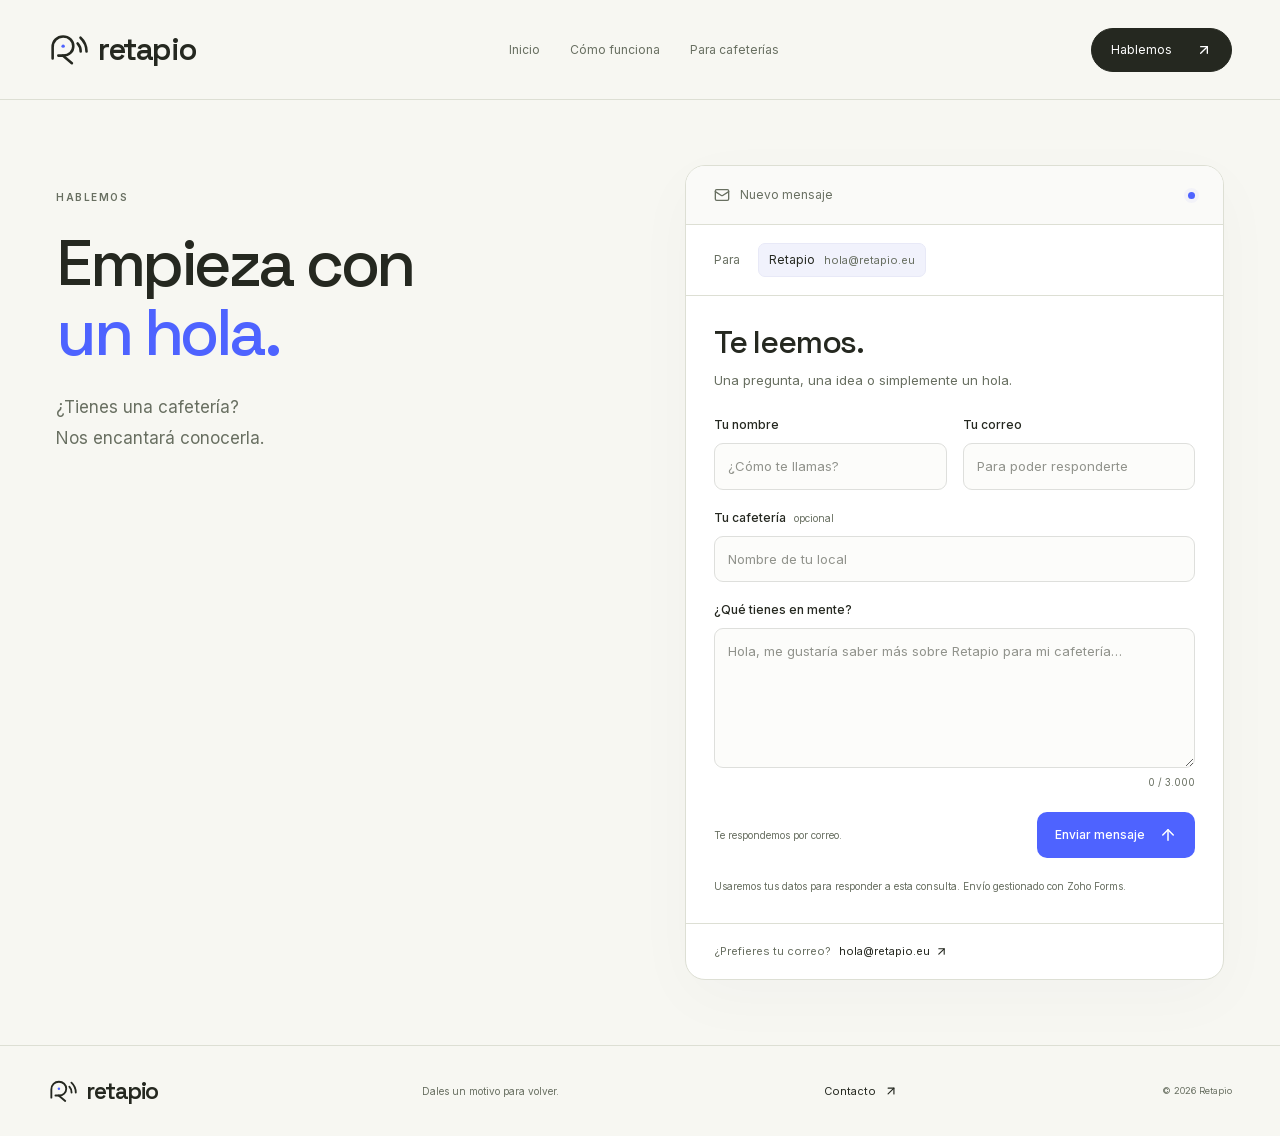
<file: contacto/index.html>
<!DOCTYPE html><html lang="es"><head><meta charSet="utf-8"/><meta name="viewport" content="width=device-width, initial-scale=1"/><link rel="stylesheet" href="/_next/static/css/index.BJTMwjE_.css" data-rsc-css-href="/_next/static/css/index.BJTMwjE_.css" data-precedence="vite-rsc/importer-resources"/><link rel="modulepreload" fetchPriority="low" href="/_next/static/chunks/index-Ba7Iv5DY.js"/><script src="/_next/static/chunks/rolldown-runtime-C60lm6uB.js" type="module" async=""></script><script src="/_next/static/chunks/framework-D_rUT4EX.js" type="module" async=""></script><script src="/_next/static/chunks/navigation-errors-By4dF-Cc.js" type="module" async=""></script><link rel="modulepreload" href="/_next/static/chunks/layout-segment-context-BgTz5tcu.js" crossorigin=""/><link rel="modulepreload" href="/_next/static/chunks/marketing-DpWUg7hj.js" crossorigin=""/><link rel="modulepreload" href="/_next/static/chunks/mail-Dik-BYJ9.js" crossorigin=""/><link rel="modulepreload" href="/_next/static/chunks/Icon-Bo9jbUr1.js" crossorigin=""/><link rel="modulepreload" href="/_next/static/chunks/contact-form-DQKRjNQQ.js" crossorigin=""/><title>Contacto y disponibilidad para cafeterías | Retapio</title><meta name="description" content="¿Quieres conocer Retapio para tu cafetería? Consulta disponibilidad, equipo y precio desde nuestro formulario o escribe a hola@retapio.eu."/><meta name="robots" content="index, follow"/><meta property="og:title" content="Contacto y disponibilidad para cafeterías | Retapio"/><meta property="og:description" content="¿Quieres conocer Retapio para tu cafetería? Consulta disponibilidad, equipo y precio desde nuestro formulario o escribe a hola@retapio.eu."/><meta property="og:url" content="https://retapio.eu/contacto/"/><meta property="og:site_name" content="Retapio"/><meta property="og:type" content="website"/><meta property="og:locale" content="es_ES"/><meta property="og:image" content="https://retapio.eu/retapio-logo.png"/><meta property="og:image:width" content="180"/><meta property="og:image:height" content="180"/><meta property="og:image:alt" content="Retapio"/><meta name="twitter:card" content="summary"/><meta name="twitter:title" content="Contacto y disponibilidad para cafeterías | Retapio"/><meta name="twitter:description" content="¿Quieres conocer Retapio para tu cafetería? Consulta disponibilidad, equipo y precio desde nuestro formulario o escribe a hola@retapio.eu."/><meta name="twitter:image" content="https://retapio.eu/retapio-logo.png"/><link rel="icon" href="/favicon.png" type="image/png" sizes="180x180"/><link rel="icon" href="/favicon.svg" type="image/svg+xml"/><link rel="apple-touch-icon" href="/apple-touch-icon.png"/><link rel="canonical" href="https://retapio.eu/contacto/"/><script>Object.assign(((self[Symbol.for("vinext.navigationRuntime")]??={bootstrap:{routeManifest:null},functions:{}}).bootstrap.rsc??={rsc:[]}),{params:{},nav:{"pathname":"/contacto","searchParams":[]}})</script><link rel="modulepreload" href="/_next/static/chunks/index-Ba7Iv5DY.js" />
<link rel="preload" href="/_next/static/_vinext_fonts/inter-9df0d028785c/inter-1ab1ad55.woff2" as="font" type="font/woff2" crossorigin />
<link rel="preload" href="/_next/static/_vinext_fonts/space-grotesk-feef4dc31705/space-grotesk-a57c9413.woff2" as="font" type="font/woff2" crossorigin />
<style data-vinext-fonts>/* cyrillic-ext */
@font-face {
  font-family: 'Inter';
  font-style: normal;
  font-weight: 100 900;
  font-display: swap;
  src: url(/_next/static/_vinext_fonts/inter-9df0d028785c/inter-7249155f.woff2) format('woff2');
  unicode-range: U+0460-052F, U+1C80-1C8A, U+20B4, U+2DE0-2DFF, U+A640-A69F, U+FE2E-FE2F;
}
/* cyrillic */
@font-face {
  font-family: 'Inter';
  font-style: normal;
  font-weight: 100 900;
  font-display: swap;
  src: url(/_next/static/_vinext_fonts/inter-9df0d028785c/inter-e34c5f1b.woff2) format('woff2');
  unicode-range: U+0301, U+0400-045F, U+0490-0491, U+04B0-04B1, U+2116;
}
/* greek-ext */
@font-face {
  font-family: 'Inter';
  font-style: normal;
  font-weight: 100 900;
  font-display: swap;
  src: url(/_next/static/_vinext_fonts/inter-9df0d028785c/inter-6e1a6b2b.woff2) format('woff2');
  unicode-range: U+1F00-1FFF;
}
/* greek */
@font-face {
  font-family: 'Inter';
  font-style: normal;
  font-weight: 100 900;
  font-display: swap;
  src: url(/_next/static/_vinext_fonts/inter-9df0d028785c/inter-656bbed6.woff2) format('woff2');
  unicode-range: U+0370-0377, U+037A-037F, U+0384-038A, U+038C, U+038E-03A1, U+03A3-03FF;
}
/* vietnamese */
@font-face {
  font-family: 'Inter';
  font-style: normal;
  font-weight: 100 900;
  font-display: swap;
  src: url(/_next/static/_vinext_fonts/inter-9df0d028785c/inter-fc83e075.woff2) format('woff2');
  unicode-range: U+0102-0103, U+0110-0111, U+0128-0129, U+0168-0169, U+01A0-01A1, U+01AF-01B0, U+0300-0301, U+0303-0304, U+0308-0309, U+0323, U+0329, U+1EA0-1EF9, U+20AB;
}
/* latin-ext */
@font-face {
  font-family: 'Inter';
  font-style: normal;
  font-weight: 100 900;
  font-display: swap;
  src: url(/_next/static/_vinext_fonts/inter-9df0d028785c/inter-749a3084.woff2) format('woff2');
  unicode-range: U+0100-02BA, U+02BD-02C5, U+02C7-02CC, U+02CE-02D7, U+02DD-02FF, U+0304, U+0308, U+0329, U+1D00-1DBF, U+1E00-1E9F, U+1EF2-1EFF, U+2020, U+20A0-20AB, U+20AD-20C0, U+2113, U+2C60-2C7F, U+A720-A7FF;
}
/* latin */
@font-face {
  font-family: 'Inter';
  font-style: normal;
  font-weight: 100 900;
  font-display: swap;
  src: url(/_next/static/_vinext_fonts/inter-9df0d028785c/inter-1ab1ad55.woff2) format('woff2');
  unicode-range: U+0000-00FF, U+0131, U+0152-0153, U+02BB-02BC, U+02C6, U+02DA, U+02DC, U+0304, U+0308, U+0329, U+2000-206F, U+20AC, U+2122, U+2191, U+2193, U+2212, U+2215, U+FEFF, U+FFFD;
}

@font-face {
  font-family: 'Inter Fallback';
  src: local("Arial");
  ascent-override: 90.44%;
  descent-override: 22.52%;
  line-gap-override: 0.00%;
  size-adjust: 107.12%;
}

.__font_inter_1nj207z { font-family: 'Inter', 'Inter Fallback'; font-style: normal; }

.__variable_inter_1nj207z { --font-inter: 'Inter', 'Inter Fallback'; }

/* vietnamese */
@font-face {
  font-family: 'Space Grotesk';
  font-style: normal;
  font-weight: 300 700;
  font-display: swap;
  src: url(/_next/static/_vinext_fonts/space-grotesk-feef4dc31705/space-grotesk-53435720.woff2) format('woff2');
  unicode-range: U+0102-0103, U+0110-0111, U+0128-0129, U+0168-0169, U+01A0-01A1, U+01AF-01B0, U+0300-0301, U+0303-0304, U+0308-0309, U+0323, U+0329, U+1EA0-1EF9, U+20AB;
}
/* latin-ext */
@font-face {
  font-family: 'Space Grotesk';
  font-style: normal;
  font-weight: 300 700;
  font-display: swap;
  src: url(/_next/static/_vinext_fonts/space-grotesk-feef4dc31705/space-grotesk-e911c2d9.woff2) format('woff2');
  unicode-range: U+0100-02BA, U+02BD-02C5, U+02C7-02CC, U+02CE-02D7, U+02DD-02FF, U+0304, U+0308, U+0329, U+1D00-1DBF, U+1E00-1E9F, U+1EF2-1EFF, U+2020, U+20A0-20AB, U+20AD-20C0, U+2113, U+2C60-2C7F, U+A720-A7FF;
}
/* latin */
@font-face {
  font-family: 'Space Grotesk';
  font-style: normal;
  font-weight: 300 700;
  font-display: swap;
  src: url(/_next/static/_vinext_fonts/space-grotesk-feef4dc31705/space-grotesk-a57c9413.woff2) format('woff2');
  unicode-range: U+0000-00FF, U+0131, U+0152-0153, U+02BB-02BC, U+02C6, U+02DA, U+02DC, U+0304, U+0308, U+0329, U+2000-206F, U+20AC, U+2122, U+2191, U+2193, U+2212, U+2215, U+FEFF, U+FFFD;
}

@font-face {
  font-family: 'Space Grotesk Fallback';
  src: local("Arial");
  ascent-override: 89.71%;
  descent-override: 26.62%;
  line-gap-override: 0.00%;
  size-adjust: 109.69%;
}

.__font_space_grotesk_1w43504 { font-family: 'Space Grotesk', 'Space Grotesk Fallback'; font-style: normal; }

.__variable_space_grotesk_1w43504 { --font-space-grotesk: 'Space Grotesk', 'Space Grotesk Fallback'; }
</style>
</head><body class="__variable_inter_1nj207z __variable_space_grotesk_1w43504"><script type="application/ld+json">{"@context":"https://schema.org","@graph":[{"@type":"WebSite","@id":"https://retapio.eu/#website","name":"Retapio","url":"https://retapio.eu/","inLanguage":"es","description":"Fidelización digital para cafeterías.","publisher":{"@id":"https://retapio.eu/#brand"}},{"@type":"Organization","@id":"https://retapio.eu/#brand","name":"Retapio","url":"https://retapio.eu/","logo":"https://retapio.eu/retapio-logo.png","email":"hola@retapio.eu"}]}</script><a class="skip-link" href="#contenido">Saltar al contenido</a><header class="site-header"><a class="brand" href="/" aria-label="Retapio, inicio"><svg viewBox="35 25 250 205" fill="none" aria-hidden="true"><g stroke="currentColor" stroke-width="15" stroke-linecap="round" stroke-linejoin="round"><path d="M62 177V111C62 74.5 88.5 49 123 49C156.5 49 182 73.5 182 105C182 137 157 160 124 160H95"></path><path d="M121 160L174 204M207 89C219 102 225 118 225 136M224 56C248 78 259 104 259 136"></path></g><circle cx="123" cy="105" r="10" fill="#4e63ff"></circle></svg><span>retapio</span></a><nav class="main-nav" id="main-nav" aria-label="Navegación principal"><a href="/">Inicio</a><a href="/como-funciona/">Cómo funciona</a><a href="/para-cafeterias/">Para cafeterías</a><a class="mobile-contact" href="/contacto/">Contacto</a></nav><a class="header-contact" href="/contacto/" aria-current="page">Hablemos <svg xmlns="http://www.w3.org/2000/svg" width="16" height="16" viewBox="0 0 24 24" fill="none" stroke="currentColor" stroke-width="2" stroke-linecap="round" stroke-linejoin="round" class="lucide lucide-arrow-up-right" aria-hidden="true"><path d="M7 7h10v10"></path><path d="M7 17 17 7"></path></svg></a><button class="menu-toggle" aria-label="Abrir menú" aria-expanded="false" aria-controls="main-nav"><svg xmlns="http://www.w3.org/2000/svg" width="22" height="22" viewBox="0 0 24 24" fill="none" stroke="currentColor" stroke-width="2" stroke-linecap="round" stroke-linejoin="round" class="lucide lucide-menu" aria-hidden="true"><path d="M4 5h16"></path><path d="M4 12h16"></path><path d="M4 19h16"></path></svg></button></header><main id="contenido" class="page-enter"><section class="contact-page"><div class="contact-copy"><span class="eyebrow">HABLEMOS</span><h1>Empieza con<br/><span>un hola.</span></h1><p>¿Tienes una cafetería?<br/>Nos encantará conocerla.</p></div><div class="contact-form-panel mail-composer"><div class="composer-bar"><span><svg xmlns="http://www.w3.org/2000/svg" width="16" height="16" viewBox="0 0 24 24" fill="none" stroke="currentColor" stroke-width="2" stroke-linecap="round" stroke-linejoin="round" class="lucide lucide-mail" aria-hidden="true"><path d="m22 7-8.991 5.727a2 2 0 0 1-2.009 0L2 7"></path><rect x="2" y="4" width="20" height="16" rx="2"></rect></svg> Nuevo mensaje</span><span class="composer-dot" aria-hidden="true"></span></div><div class="composer-recipient"><span>Para</span><span class="recipient-chip">Retapio <span>hola@retapio.eu</span></span></div><form accept-charset="UTF-8" class="composer-form" action="https://forms.zohopublic.eu/pawelret1/form/ContactoRetapio/formperma/EDmraytAB5dB0G5-MznlNfG7yjIUy7mi1o41a_ltKnM/htmlRecords/submit" encType="multipart/form-data" method="POST" target="retapio-contact-receipt"><input type="hidden" name="zf_referrer_name" value="retapio.eu"/><input type="hidden" name="zf_redirect_url" value=""/><input type="hidden" name="zc_gad" value=""/><div class="composer-intro"><h2>Te leemos.</h2><p>Una pregunta, una idea o simplemente un hola.</p></div><fieldset disabled=""><legend class="sr-only">Tu mensaje para Retapio</legend><div class="composer-fields"><label for="contact-name">Tu nombre<input id="contact-name" autoComplete="name" placeholder="¿Cómo te llamas?" required="" maxLength="255" name="SingleLine"/></label><label for="contact-email">Tu correo<input id="contact-email" type="email" autoComplete="email" inputMode="email" placeholder="Para poder responderte" required="" maxLength="255" name="Email"/></label></div><label for="contact-cafe">Tu cafetería <span class="field-optional">opcional</span><input id="contact-cafe" autoComplete="organization" placeholder="Nombre de tu local" maxLength="255" name="SingleLine1"/></label><label for="contact-message">¿Qué tienes en mente?<textarea id="contact-message" name="MultiLine" placeholder="Hola, me gustaría saber más sobre Retapio para mi cafetería…" required="" maxLength="3000" rows="5"></textarea></label><div class="composer-count" aria-hidden="true">0<!-- --> / 3.000</div><div class="contact-honeypot" aria-hidden="true"><label>No rellenes este campo<input tabindex="-1" autoComplete="off" name="website"/></label></div></fieldset><p class="composer-notice"><svg xmlns="http://www.w3.org/2000/svg" width="15" height="15" viewBox="0 0 24 24" fill="none" stroke="currentColor" stroke-width="2" stroke-linecap="round" stroke-linejoin="round" class="lucide lucide-lock-keyhole" aria-hidden="true"><circle cx="12" cy="16" r="1"></circle><rect x="3" y="10" width="18" height="12" rx="2"></rect><path d="M7 10V7a5 5 0 0 1 10 0v3"></path></svg> Estamos activando la conexión segura. Envío disponible pronto.</p><div class="composer-actions"><span>Te respondemos por correo.</span><button class="composer-send" type="submit" disabled="">Enviar mensaje <svg xmlns="http://www.w3.org/2000/svg" width="18" height="18" viewBox="0 0 24 24" fill="none" stroke="currentColor" stroke-width="2" stroke-linecap="round" stroke-linejoin="round" class="lucide lucide-arrow-up" aria-hidden="true"><path d="m5 12 7-7 7 7"></path><path d="M12 19V5"></path></svg></button></div><p class="composer-privacy">Usaremos tus datos para responder a esta consulta. Envío gestionado con Zoho Forms.</p></form><div tabindex="-1" class="composer-receipt" hidden=""><h2>Tu mensaje.</h2><iframe name="retapio-contact-receipt" title="Confirmación de envío de tu mensaje" class="receipt-frame"></iframe><p class="receipt-help">El envío está confirmado cuando aparece «Mensaje recibido» arriba. Si ves un error, puedes volver al borrador.</p><button type="button" class="composer-edit">Volver al borrador</button></div><div class="composer-alternative"><span>¿Prefieres tu correo?</span><a href="mailto:hola@retapio.eu">hola@retapio.eu <svg xmlns="http://www.w3.org/2000/svg" width="13" height="13" viewBox="0 0 24 24" fill="none" stroke="currentColor" stroke-width="2" stroke-linecap="round" stroke-linejoin="round" class="lucide lucide-arrow-up-right" aria-hidden="true"><path d="M7 7h10v10"></path><path d="M7 17 17 7"></path></svg></a></div></div></section></main><footer><a class="brand" href="/" aria-label="Retapio, volver al inicio"><svg viewBox="35 25 250 205" fill="none" aria-hidden="true"><g stroke="currentColor" stroke-width="15" stroke-linecap="round" stroke-linejoin="round"><path d="M62 177V111C62 74.5 88.5 49 123 49C156.5 49 182 73.5 182 105C182 137 157 160 124 160H95"></path><path d="M121 160L174 204M207 89C219 102 225 118 225 136M224 56C248 78 259 104 259 136"></path></g><circle cx="123" cy="105" r="10" fill="#4e63ff"></circle></svg><span>retapio</span></a><span>Dales un motivo para volver.</span><a href="/contacto/">Contacto <svg xmlns="http://www.w3.org/2000/svg" width="14" height="14" viewBox="0 0 24 24" fill="none" stroke="currentColor" stroke-width="2" stroke-linecap="round" stroke-linejoin="round" class="lucide lucide-arrow-up-right" aria-hidden="true"><path d="M7 7h10v10"></path><path d="M7 17 17 7"></path></svg></a><small>© <!-- -->2026<!-- --> Retapio</small></footer><script type="module" src="/_next/static/chunks/index-Ba7Iv5DY.js" id="_R_" async=""></script><script>((self[Symbol.for("vinext.navigationRuntime")]??={bootstrap:{routeManifest:null},functions:{}}).bootstrap.rsc??={rsc:[]}).rsc.push("0:{\"page:/contacto\":\"$L1\",\"layout:/\":\"$L2\",\"route:/contacto\":\"$L3\",\"__route\":\"route:/contacto\",\"__interceptionContext\":null,\"__layoutIds\":[\"layout:/\"],\"__rootLayout\":\"/\",\"__bfcacheSegmentIdentities\":{\"layout:/\":\"[\\\"layout\\\",\\\"layout:/\\\",\\\"root-boundary:/\\\",\\\"\\\"]\",\"page:/contacto\":\"[\\\"page\\\",\\\"page:/contacto\\\",\\\"root-boundary:/\\\",\\\"[\\\\\\\"contacto\\\\\\\"]\\\"]\"},\"__srcPage\":[\"contacto\",\"page\"],\"__layoutFlags\":{\"layout:/\":\"s\"},\"__artifactCompatibility\":{\"schemaVersion\":1,\"graphVersion\":\"app-route-graph:3b0946e8bb0e48f8\",\"deploymentVersion\":\"dfe86aa6-b241-483c-8851-f45669320802\",\"appElementsSchemaVersion\":1,\"rscPayloadSchemaVersion\":1,\"rootBoundaryId\":\"/\",\"renderEpoch\":null}}\n")</script><script>((self[Symbol.for("vinext.navigationRuntime")]??={bootstrap:{routeManifest:null},functions:{}}).bootstrap.rsc??={rsc:[]}).rsc.push("4:I[\"04f944e58244\",[],\"SiteHeader\",1]\n")</script><script>((self[Symbol.for("vinext.navigationRuntime")]??={bootstrap:{routeManifest:null},functions:{}}).bootstrap.rsc??={rsc:[]}).rsc.push("5:I[\"8c0f216c4604\",[],\"Children\",1]\n")</script><script>((self[Symbol.for("vinext.navigationRuntime")]??={bootstrap:{routeManifest:null},functions:{}}).bootstrap.rsc??={rsc:[]}).rsc.push("6:I[\"04f944e58244\",[],\"SiteFooter\",1]\n")</script><script>((self[Symbol.for("vinext.navigationRuntime")]??={bootstrap:{routeManifest:null},functions:{}}).bootstrap.rsc??={rsc:[]}).rsc.push("7:I[\"593f344dc510\",[],\"GlobalErrorBoundary\",1]\n")</script><script>((self[Symbol.for("vinext.navigationRuntime")]??={bootstrap:{routeManifest:null},functions:{}}).bootstrap.rsc??={rsc:[]}).rsc.push("8:I[\"0b874ad30386\",[],\"default\",1]\n")</script><script>((self[Symbol.for("vinext.navigationRuntime")]??={bootstrap:{routeManifest:null},functions:{}}).bootstrap.rsc??={rsc:[]}).rsc.push("9:I[\"593f344dc510\",[],\"ErrorBoundary\",1]\n")</script><script>((self[Symbol.for("vinext.navigationRuntime")]??={bootstrap:{routeManifest:null},functions:{}}).bootstrap.rsc??={rsc:[]}).rsc.push("a:I[\"15c18cfaeeff\",[],\"LayoutSegmentProvider\",1]\n")</script><script>((self[Symbol.for("vinext.navigationRuntime")]??={bootstrap:{routeManifest:null},functions:{}}).bootstrap.rsc??={rsc:[]}).rsc.push("b:I[\"8c0f216c4604\",[],\"Slot\",1]\n")</script><script>((self[Symbol.for("vinext.navigationRuntime")]??={bootstrap:{routeManifest:null},functions:{}}).bootstrap.rsc??={rsc:[]}).rsc.push("c:I[\"593f344dc510\",[],\"NotFoundBoundary\",1]\n")</script><script>((self[Symbol.for("vinext.navigationRuntime")]??={bootstrap:{routeManifest:null},functions:{}}).bootstrap.rsc??={rsc:[]}).rsc.push("d:I[\"9276801271d6\",[],\"AppRouterScrollTarget\",1]\n")</script><script>((self[Symbol.for("vinext.navigationRuntime")]??={bootstrap:{routeManifest:null},functions:{}}).bootstrap.rsc??={rsc:[]}).rsc.push("e:I[\"593f344dc510\",[],\"RedirectBoundary\",1]\n")</script><script>((self[Symbol.for("vinext.navigationRuntime")]??={bootstrap:{routeManifest:null},functions:{}}).bootstrap.rsc??={rsc:[]}).rsc.push(":HL[\"/_next/static/css/index.BJTMwjE_.css\",\"style\"     ]\n")</script><script>((self[Symbol.for("vinext.navigationRuntime")]??={bootstrap:{routeManifest:null},functions:{}}).bootstrap.rsc??={rsc:[]}).rsc.push("2:[[[\"$\",\"link\",\"css:/_next/static/css/index.BJTMwjE_.css\",{\"rel\":\"stylesheet\",\"precedence\":\"vite-rsc/importer-resources\",\"href\":\"/_next/static/css/index.BJTMwjE_.css\",\"data-rsc-css-href\":\"/_next/static/css/index.BJTMwjE_.css\"}],\"$undefined\"],[\"$\",\"html\",null,{\"lang\":\"es\",\"children\":[\"$\",\"body\",null,{\"className\":\"__variable_inter_1nj207z __variable_space_grotesk_1w43504\",\"children\":[[\"$\",\"script\",null,{\"type\":\"application/ld+json\",\"dangerouslySetInnerHTML\":{\"__html\":\"{\\\"@context\\\":\\\"https://schema.org\\\",\\\"@graph\\\":[{\\\"@type\\\":\\\"WebSite\\\",\\\"@id\\\":\\\"https://retapio.eu/#website\\\",\\\"name\\\":\\\"Retapio\\\",\\\"url\\\":\\\"https://retapio.eu/\\\",\\\"inLanguage\\\":\\\"es\\\",\\\"description\\\":\\\"Fidelización digital para cafeterías.\\\",\\\"publisher\\\":{\\\"@id\\\":\\\"https://retapio.eu/#brand\\\"}},{\\\"@type\\\":\\\"Organization\\\",\\\"@id\\\":\\\"https://retapio.eu/#brand\\\",\\\"name\\\":\\\"Retapio\\\",\\\"url\\\":\\\"https://retapio.eu/\\\",\\\"logo\\\":\\\"https://retapio.eu/retapio-logo.png\\\",\\\"email\\\":\\\"hola@retapio.eu\\\"}]}\"}}],[\"$\",\"$L4\",null,{}],[\"$\",\"$L5\",null,{}],[\"$\",\"$L6\",null,{}]]}]}]]\n")</script><script>((self[Symbol.for("vinext.navigationRuntime")]??={bootstrap:{routeManifest:null},functions:{}}).bootstrap.rsc??={rsc:[]}).rsc.push("3:[[[\"$\",\"meta\",null,{\"charSet\":\"utf-8\"}],[[\"$\",\"title\",\"0\",{\"children\":\"Contacto y disponibilidad para cafeterías | Retapio\"}],[\"$\",\"meta\",\"1\",{\"name\":\"description\",\"content\":\"¿Quieres conocer Retapio para tu cafetería? Consulta disponibilidad, equipo y precio desde nuestro formulario o escribe a hola@retapio.eu.\"}],[\"$\",\"meta\",\"2\",{\"name\":\"robots\",\"content\":\"index, follow\"}],[\"$\",\"meta\",\"3\",{\"property\":\"og:title\",\"content\":\"Contacto y disponibilidad para cafeterías | Retapio\"}],[\"$\",\"meta\",\"4\",{\"property\":\"og:description\",\"content\":\"¿Quieres conocer Retapio para tu cafetería? Consulta disponibilidad, equipo y precio desde nuestro formulario o escribe a hola@retapio.eu.\"}],[\"$\",\"meta\",\"5\",{\"property\":\"og:url\",\"content\":\"https://retapio.eu/contacto/\"}],[\"$\",\"meta\",\"6\",{\"property\":\"og:site_name\",\"content\":\"Retapio\"}],[\"$\",\"meta\",\"7\",{\"property\":\"og:type\",\"content\":\"website\"}],[\"$\",\"meta\",\"8\",{\"property\":\"og:locale\",\"content\":\"es_ES\"}],[\"$\",\"meta\",\"9\",{\"property\":\"og:image\",\"content\":\"https://retapio.eu/retapio-logo.png\"}],[\"$\",\"meta\",\"10\",{\"property\":\"og:image:width\",\"content\":\"180\"}],[\"$\",\"meta\",\"11\",{\"property\":\"og:image:height\",\"content\":\"180\"}],[\"$\",\"meta\",\"12\",{\"property\":\"og:image:alt\",\"content\":\"Retapio\"}],[\"$\",\"meta\",\"13\",{\"name\":\"twitter:card\",\"content\":\"summary\"}],[\"$\",\"meta\",\"14\",{\"name\":\"twitter:title\",\"content\":\"Contacto y disponibilidad para cafeterías | Retapio\"}],[\"$\",\"meta\",\"15\",{\"name\":\"twitter:description\",\"content\":\"¿Quieres conocer Retapio para tu cafetería? Consulta disponibilidad, equipo y precio desde nuestro formulario o escribe a hola@retapio.eu.\"}],[\"$\",\"meta\",\"16\",{\"name\":\"twitter:image\",\"content\":\"https://retapio.eu/retapio-logo.png\"}],[\"$\",\"link\",\"17\",{\"data-vinext-streamed-icon\":\"$undefined\",\"rel\":\"icon\",\"href\":\"/favicon.png\",\"type\":\"image/png\",\"sizes\":\"180x180\",\"color\":\"$undefined\",\"media\":\"$undefined\",\"fetchPriority\":\"$undefined\"}],[\"$\",\"link\",\"18\",{\"data-vinext-streamed-icon\":\"$undefined\",\"rel\":\"icon\",\"href\":\"/favicon.svg\",\"type\":\"image/svg+xml\",\"sizes\":\"$undefined\",\"color\":\"$undefined\",\"media\":\"$undefined\",\"fetchPriority\":\"$undefined\"}],[\"$\",\"link\",\"19\",{\"data-vinext-streamed-icon\":\"$undefined\",\"rel\":\"apple-touch-icon\",\"href\":\"/apple-touch-icon.png\",\"type\":\"$undefined\",\"sizes\":\"$undefined\",\"color\":\"$undefined\",\"media\":\"$undefined\",\"fetchPriority\":\"$undefined\"}],[\"$\",\"link\",\"20\",{\"rel\":\"canonical\",\"href\":\"https://retapio.eu/contacto/\"}]],[[\"$\",\"meta\",\"0\",{\"name\":\"viewport\",\"content\":\"width=device-width, initial-scale=1\"}]]],[\"$\",\"$L7\",null,{\"fallback\":\"$8\",\"children\":[\"$\",\"$L9\",null,{\"fallback\":\"$8\",\"children\":[\"$\",\"$La\",null,{\"providerId\":\"layout:/\",\"segmentMap\":{\"children\":[\"contacto\"]},\"children\":[\"$\",\"$Lb\",null,{\"id\":\"layout:/\",\"parallelSlots\":\"$undefined\",\"children\":[\"$\",\"$Lc\",null,{\"resetKey\":\"contacto\",\"fallback\":[[\"$\",\"title\",null,{\"children\":\"404: This page could not be found.\"}],[\"$\",\"div\",null,{\"style\":{\"fontFamily\":\"system-ui,\\\"Segoe UI\\\",Roboto,Helvetica,Arial,sans-serif,\\\"Apple Color Emoji\\\",\\\"Segoe UI Emoji\\\"\",\"height\":\"100vh\",\"textAlign\":\"center\",\"display\":\"flex\",\"flexDirection\":\"column\",\"alignItems\":\"center\",\"justifyContent\":\"center\"},\"children\":[\"$\",\"div\",null,{\"children\":[[\"$\",\"style\",null,{\"dangerouslySetInnerHTML\":{\"__html\":\"body{color:#000;background:#fff;margin:0}.next-error-h1{border-right:1px solid rgba(0,0,0,.3)}@media (prefers-color-scheme:dark){body{color:#fff;background:#000}.next-error-h1{border-right:1px solid rgba(255,255,255,.3)}}\"}}],[\"$\",\"h1\",null,{\"className\":\"next-error-h1\",\"style\":{\"display\":\"inline-block\",\"margin\":\"0 20px 0 0\",\"padding\":\"0 23px 0 0\",\"fontSize\":24,\"fontWeight\":500,\"verticalAlign\":\"top\",\"lineHeight\":\"49px\"},\"children\":404}],[\"$\",\"div\",null,{\"style\":{\"display\":\"inline-block\"},\"children\":[\"$\",\"h2\",null,{\"style\":{\"fontSize\":14,\"fontWeight\":400,\"lineHeight\":\"49px\",\"margin\":0},\"children\":\"This page could not be found.\"}]}]]}]}]],\"children\":[\"$\",\"$Ld\",null,{\"children\":[\"$\",\"$Le\",null,{\"children\":[[\"$\",\"$La\",null,{\"providerId\":\"page:/contacto\",\"segmentMap\":{\"children\":[\"__PAGE__\"]},\"children\":[\"$\",\"$Lb\",null,{\"id\":\"page:/contacto\"}]}],null]}]}]}]}]}]}]}],null,null]\n")</script><script>((self[Symbol.for("vinext.navigationRuntime")]??={bootstrap:{routeManifest:null},functions:{}}).bootstrap.rsc??={rsc:[]}).rsc.push("f:I[\"f71f272ae0fe\",[],\"ContactForm\",1]\n")</script><script>((self[Symbol.for("vinext.navigationRuntime")]??={bootstrap:{routeManifest:null},functions:{}}).bootstrap.rsc??={rsc:[]}).rsc.push("1:[\"$\",\"main\",null,{\"id\":\"contenido\",\"className\":\"page-enter\",\"children\":[\"$\",\"section\",null,{\"className\":\"contact-page\",\"children\":[[\"$\",\"div\",null,{\"className\":\"contact-copy\",\"children\":[[\"$\",\"span\",null,{\"className\":\"eyebrow\",\"children\":\"HABLEMOS\"}],[\"$\",\"h1\",null,{\"children\":[\"Empieza con\",[\"$\",\"br\",null,{}],[\"$\",\"span\",null,{\"children\":\"un hola.\"}]]}],[\"$\",\"p\",null,{\"children\":[\"¿Tienes una cafetería?\",[\"$\",\"br\",null,{}],\"Nos encantará conocerla.\"]}]]}],[\"$\",\"$Lf\",null,{}]]}]}]\n")</script><script>Object.assign(((self[Symbol.for("vinext.navigationRuntime")]??={bootstrap:{routeManifest:null},functions:{}}).bootstrap.rsc??={rsc:[]}),{"initialCacheKind":"static"});((self[Symbol.for("vinext.navigationRuntime")]??={bootstrap:{routeManifest:null},functions:{}}).bootstrap.rsc??={rsc:[]}).done=true</script></body></html>
</file>
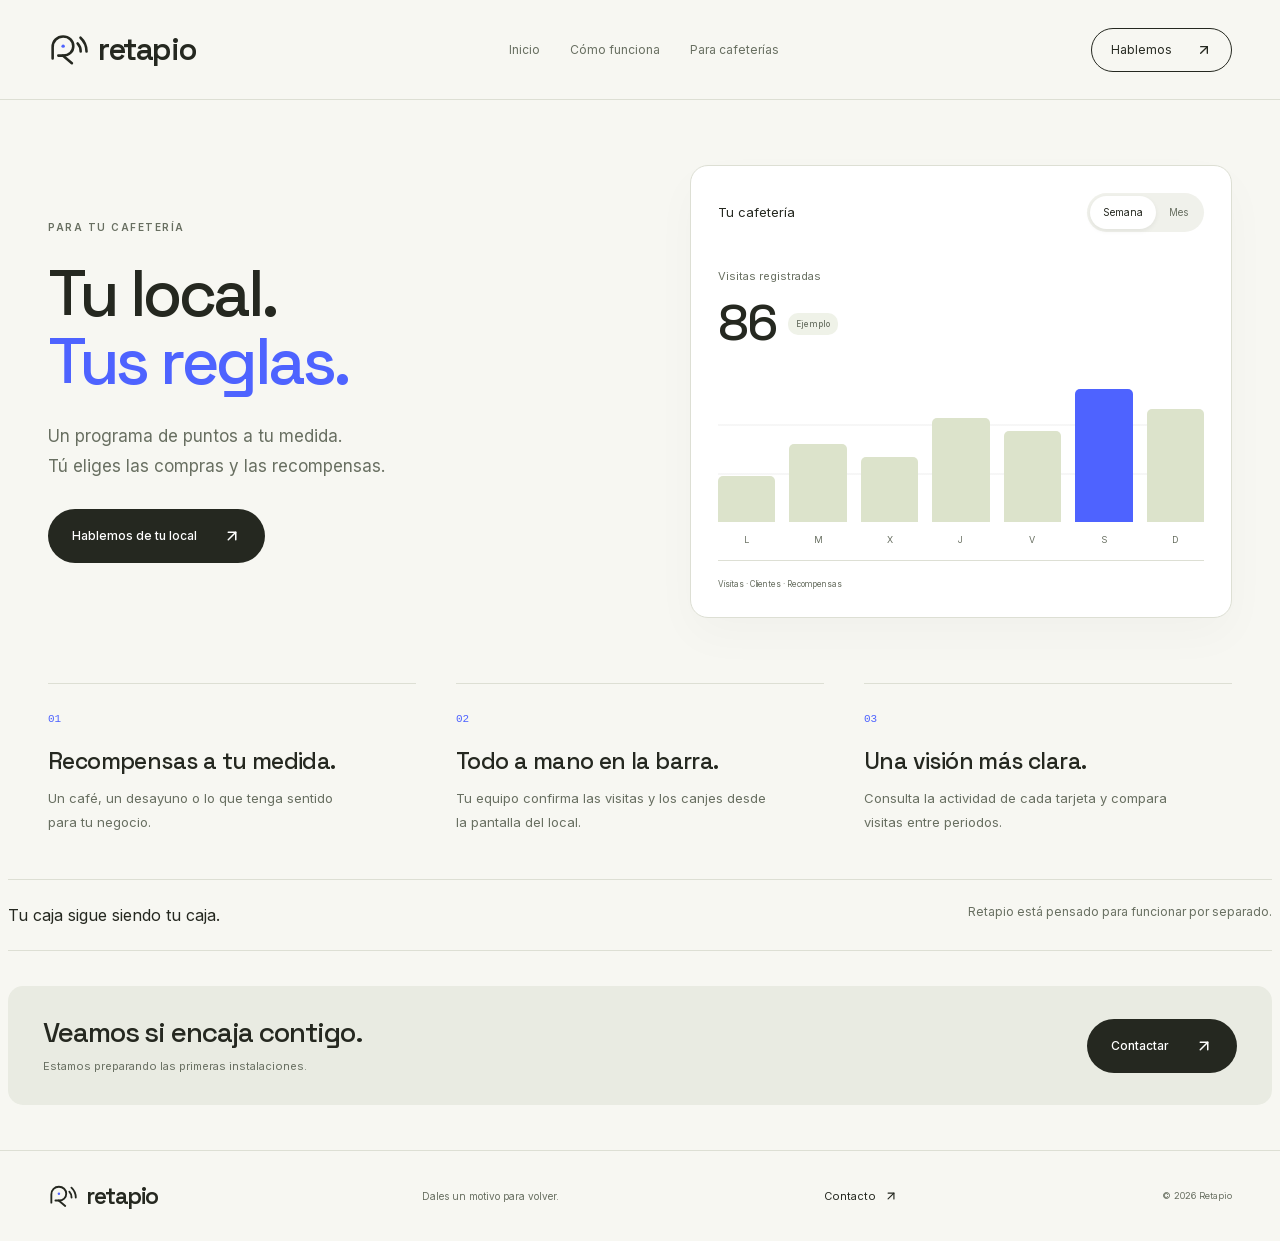
<file: para-cafeterias/index.html>
<!DOCTYPE html><html lang="es"><head><meta charSet="utf-8"/><meta name="viewport" content="width=device-width, initial-scale=1"/><link rel="stylesheet" href="/_next/static/css/index.BJTMwjE_.css" data-rsc-css-href="/_next/static/css/index.BJTMwjE_.css" data-precedence="vite-rsc/importer-resources"/><link rel="modulepreload" fetchPriority="low" href="/_next/static/chunks/index-Ba7Iv5DY.js"/><script src="/_next/static/chunks/rolldown-runtime-C60lm6uB.js" type="module" async=""></script><script src="/_next/static/chunks/framework-D_rUT4EX.js" type="module" async=""></script><script src="/_next/static/chunks/navigation-errors-By4dF-Cc.js" type="module" async=""></script><link rel="modulepreload" href="/_next/static/chunks/layout-segment-context-BgTz5tcu.js" crossorigin=""/><link rel="modulepreload" href="/_next/static/chunks/marketing-DpWUg7hj.js" crossorigin=""/><link rel="modulepreload" href="/_next/static/chunks/mail-Dik-BYJ9.js" crossorigin=""/><link rel="modulepreload" href="/_next/static/chunks/Icon-Bo9jbUr1.js" crossorigin=""/><title>Puntos y recompensas para tu cafetería | Retapio</title><meta name="description" content="Un programa de fidelización pensado para tu cafetería: elige puntos y recompensas, gestiona canjes y consulta visitas sin cambiar tu caja."/><meta name="robots" content="index, follow"/><meta property="og:title" content="Puntos y recompensas para tu cafetería | Retapio"/><meta property="og:description" content="Un programa de fidelización pensado para tu cafetería: elige puntos y recompensas, gestiona canjes y consulta visitas sin cambiar tu caja."/><meta property="og:url" content="https://retapio.eu/para-cafeterias/"/><meta property="og:site_name" content="Retapio"/><meta property="og:type" content="website"/><meta property="og:locale" content="es_ES"/><meta property="og:image" content="https://retapio.eu/retapio-logo.png"/><meta property="og:image:width" content="180"/><meta property="og:image:height" content="180"/><meta property="og:image:alt" content="Retapio"/><meta name="twitter:card" content="summary"/><meta name="twitter:title" content="Puntos y recompensas para tu cafetería | Retapio"/><meta name="twitter:description" content="Un programa de fidelización pensado para tu cafetería: elige puntos y recompensas, gestiona canjes y consulta visitas sin cambiar tu caja."/><meta name="twitter:image" content="https://retapio.eu/retapio-logo.png"/><link rel="icon" href="/favicon.png" type="image/png" sizes="180x180"/><link rel="icon" href="/favicon.svg" type="image/svg+xml"/><link rel="apple-touch-icon" href="/apple-touch-icon.png"/><link rel="canonical" href="https://retapio.eu/para-cafeterias/"/><script>Object.assign(((self[Symbol.for("vinext.navigationRuntime")]??={bootstrap:{routeManifest:null},functions:{}}).bootstrap.rsc??={rsc:[]}),{params:{},nav:{"pathname":"/para-cafeterias","searchParams":[]}})</script><link rel="modulepreload" href="/_next/static/chunks/index-Ba7Iv5DY.js" />
<link rel="preload" href="/_next/static/_vinext_fonts/inter-9df0d028785c/inter-1ab1ad55.woff2" as="font" type="font/woff2" crossorigin />
<link rel="preload" href="/_next/static/_vinext_fonts/space-grotesk-feef4dc31705/space-grotesk-a57c9413.woff2" as="font" type="font/woff2" crossorigin />
<style data-vinext-fonts>/* cyrillic-ext */
@font-face {
  font-family: 'Inter';
  font-style: normal;
  font-weight: 100 900;
  font-display: swap;
  src: url(/_next/static/_vinext_fonts/inter-9df0d028785c/inter-7249155f.woff2) format('woff2');
  unicode-range: U+0460-052F, U+1C80-1C8A, U+20B4, U+2DE0-2DFF, U+A640-A69F, U+FE2E-FE2F;
}
/* cyrillic */
@font-face {
  font-family: 'Inter';
  font-style: normal;
  font-weight: 100 900;
  font-display: swap;
  src: url(/_next/static/_vinext_fonts/inter-9df0d028785c/inter-e34c5f1b.woff2) format('woff2');
  unicode-range: U+0301, U+0400-045F, U+0490-0491, U+04B0-04B1, U+2116;
}
/* greek-ext */
@font-face {
  font-family: 'Inter';
  font-style: normal;
  font-weight: 100 900;
  font-display: swap;
  src: url(/_next/static/_vinext_fonts/inter-9df0d028785c/inter-6e1a6b2b.woff2) format('woff2');
  unicode-range: U+1F00-1FFF;
}
/* greek */
@font-face {
  font-family: 'Inter';
  font-style: normal;
  font-weight: 100 900;
  font-display: swap;
  src: url(/_next/static/_vinext_fonts/inter-9df0d028785c/inter-656bbed6.woff2) format('woff2');
  unicode-range: U+0370-0377, U+037A-037F, U+0384-038A, U+038C, U+038E-03A1, U+03A3-03FF;
}
/* vietnamese */
@font-face {
  font-family: 'Inter';
  font-style: normal;
  font-weight: 100 900;
  font-display: swap;
  src: url(/_next/static/_vinext_fonts/inter-9df0d028785c/inter-fc83e075.woff2) format('woff2');
  unicode-range: U+0102-0103, U+0110-0111, U+0128-0129, U+0168-0169, U+01A0-01A1, U+01AF-01B0, U+0300-0301, U+0303-0304, U+0308-0309, U+0323, U+0329, U+1EA0-1EF9, U+20AB;
}
/* latin-ext */
@font-face {
  font-family: 'Inter';
  font-style: normal;
  font-weight: 100 900;
  font-display: swap;
  src: url(/_next/static/_vinext_fonts/inter-9df0d028785c/inter-749a3084.woff2) format('woff2');
  unicode-range: U+0100-02BA, U+02BD-02C5, U+02C7-02CC, U+02CE-02D7, U+02DD-02FF, U+0304, U+0308, U+0329, U+1D00-1DBF, U+1E00-1E9F, U+1EF2-1EFF, U+2020, U+20A0-20AB, U+20AD-20C0, U+2113, U+2C60-2C7F, U+A720-A7FF;
}
/* latin */
@font-face {
  font-family: 'Inter';
  font-style: normal;
  font-weight: 100 900;
  font-display: swap;
  src: url(/_next/static/_vinext_fonts/inter-9df0d028785c/inter-1ab1ad55.woff2) format('woff2');
  unicode-range: U+0000-00FF, U+0131, U+0152-0153, U+02BB-02BC, U+02C6, U+02DA, U+02DC, U+0304, U+0308, U+0329, U+2000-206F, U+20AC, U+2122, U+2191, U+2193, U+2212, U+2215, U+FEFF, U+FFFD;
}

@font-face {
  font-family: 'Inter Fallback';
  src: local("Arial");
  ascent-override: 90.44%;
  descent-override: 22.52%;
  line-gap-override: 0.00%;
  size-adjust: 107.12%;
}

.__font_inter_1nj207z { font-family: 'Inter', 'Inter Fallback'; font-style: normal; }

.__variable_inter_1nj207z { --font-inter: 'Inter', 'Inter Fallback'; }

/* vietnamese */
@font-face {
  font-family: 'Space Grotesk';
  font-style: normal;
  font-weight: 300 700;
  font-display: swap;
  src: url(/_next/static/_vinext_fonts/space-grotesk-feef4dc31705/space-grotesk-53435720.woff2) format('woff2');
  unicode-range: U+0102-0103, U+0110-0111, U+0128-0129, U+0168-0169, U+01A0-01A1, U+01AF-01B0, U+0300-0301, U+0303-0304, U+0308-0309, U+0323, U+0329, U+1EA0-1EF9, U+20AB;
}
/* latin-ext */
@font-face {
  font-family: 'Space Grotesk';
  font-style: normal;
  font-weight: 300 700;
  font-display: swap;
  src: url(/_next/static/_vinext_fonts/space-grotesk-feef4dc31705/space-grotesk-e911c2d9.woff2) format('woff2');
  unicode-range: U+0100-02BA, U+02BD-02C5, U+02C7-02CC, U+02CE-02D7, U+02DD-02FF, U+0304, U+0308, U+0329, U+1D00-1DBF, U+1E00-1E9F, U+1EF2-1EFF, U+2020, U+20A0-20AB, U+20AD-20C0, U+2113, U+2C60-2C7F, U+A720-A7FF;
}
/* latin */
@font-face {
  font-family: 'Space Grotesk';
  font-style: normal;
  font-weight: 300 700;
  font-display: swap;
  src: url(/_next/static/_vinext_fonts/space-grotesk-feef4dc31705/space-grotesk-a57c9413.woff2) format('woff2');
  unicode-range: U+0000-00FF, U+0131, U+0152-0153, U+02BB-02BC, U+02C6, U+02DA, U+02DC, U+0304, U+0308, U+0329, U+2000-206F, U+20AC, U+2122, U+2191, U+2193, U+2212, U+2215, U+FEFF, U+FFFD;
}

@font-face {
  font-family: 'Space Grotesk Fallback';
  src: local("Arial");
  ascent-override: 89.71%;
  descent-override: 26.62%;
  line-gap-override: 0.00%;
  size-adjust: 109.69%;
}

.__font_space_grotesk_1w43504 { font-family: 'Space Grotesk', 'Space Grotesk Fallback'; font-style: normal; }

.__variable_space_grotesk_1w43504 { --font-space-grotesk: 'Space Grotesk', 'Space Grotesk Fallback'; }
</style>
</head><body class="__variable_inter_1nj207z __variable_space_grotesk_1w43504"><script type="application/ld+json">{"@context":"https://schema.org","@graph":[{"@type":"WebSite","@id":"https://retapio.eu/#website","name":"Retapio","url":"https://retapio.eu/","inLanguage":"es","description":"Fidelización digital para cafeterías.","publisher":{"@id":"https://retapio.eu/#brand"}},{"@type":"Organization","@id":"https://retapio.eu/#brand","name":"Retapio","url":"https://retapio.eu/","logo":"https://retapio.eu/retapio-logo.png","email":"hola@retapio.eu"}]}</script><a class="skip-link" href="#contenido">Saltar al contenido</a><header class="site-header"><a class="brand" href="/" aria-label="Retapio, inicio"><svg viewBox="35 25 250 205" fill="none" aria-hidden="true"><g stroke="currentColor" stroke-width="15" stroke-linecap="round" stroke-linejoin="round"><path d="M62 177V111C62 74.5 88.5 49 123 49C156.5 49 182 73.5 182 105C182 137 157 160 124 160H95"></path><path d="M121 160L174 204M207 89C219 102 225 118 225 136M224 56C248 78 259 104 259 136"></path></g><circle cx="123" cy="105" r="10" fill="#4e63ff"></circle></svg><span>retapio</span></a><nav class="main-nav" id="main-nav" aria-label="Navegación principal"><a href="/">Inicio</a><a href="/como-funciona/">Cómo funciona</a><a href="/para-cafeterias/" aria-current="page">Para cafeterías</a><a class="mobile-contact" href="/contacto/">Contacto</a></nav><a class="header-contact" href="/contacto/">Hablemos <svg xmlns="http://www.w3.org/2000/svg" width="16" height="16" viewBox="0 0 24 24" fill="none" stroke="currentColor" stroke-width="2" stroke-linecap="round" stroke-linejoin="round" class="lucide lucide-arrow-up-right" aria-hidden="true"><path d="M7 7h10v10"></path><path d="M7 17 17 7"></path></svg></a><button class="menu-toggle" aria-label="Abrir menú" aria-expanded="false" aria-controls="main-nav"><svg xmlns="http://www.w3.org/2000/svg" width="22" height="22" viewBox="0 0 24 24" fill="none" stroke="currentColor" stroke-width="2" stroke-linecap="round" stroke-linejoin="round" class="lucide lucide-menu" aria-hidden="true"><path d="M4 5h16"></path><path d="M4 12h16"></path><path d="M4 19h16"></path></svg></button></header><main id="contenido" class="page-enter"><section class="cafe-hero"><div><span class="eyebrow">PARA TU CAFETERÍA</span><h1>Tu local.<br/><span>Tus reglas.</span></h1><p class="hero-description">Un programa de puntos a tu medida.<br/>Tú eliges las compras y las recompensas.</p><a class="button primary" href="/contacto/">Hablemos de tu local<svg xmlns="http://www.w3.org/2000/svg" width="18" height="18" viewBox="0 0 24 24" fill="none" stroke="currentColor" stroke-width="2" stroke-linecap="round" stroke-linejoin="round" class="lucide lucide-arrow-up-right" aria-hidden="true"><path d="M7 7h10v10"></path><path d="M7 17 17 7"></path></svg></a></div><div class="insight-panel"><div class="insight-head"><span>Tu cafetería</span><div class="segmented" aria-label="Periodo de ejemplo"><button aria-pressed="true">Semana</button><button aria-pressed="false">Mes</button></div></div><div class="metric"><span>Visitas registradas</span><strong>86<small>Ejemplo</small></strong></div><div class="chart" role="img" aria-label="Visitas de ejemplo por semana. Datos ficticios."><div class="bar-track"><div class="bar" style="height:32%"></div><span>L</span></div><div class="bar-track"><div class="bar" style="height:54%"></div><span>M</span></div><div class="bar-track"><div class="bar" style="height:45%"></div><span>X</span></div><div class="bar-track"><div class="bar" style="height:72%"></div><span>J</span></div><div class="bar-track"><div class="bar" style="height:63%"></div><span>V</span></div><div class="bar-track"><div class="bar" style="height:92%"></div><span>S</span></div><div class="bar-track"><div class="bar" style="height:78%"></div><span>D</span></div></div><div class="insight-foot"><span>Visitas · Clientes · Recompensas</span></div></div></section><section class="cafe-features"><article><span>01</span><h2>Recompensas a tu medida.</h2><p>Un café, un desayuno o lo que tenga sentido para tu negocio.</p></article><article><span>02</span><h2>Todo a mano en la barra.</h2><p>Tu equipo confirma las visitas y los canjes desde la pantalla del local.</p></article><article><span>03</span><h2>Una visión más clara.</h2><p>Consulta la actividad de cada tarjeta y compara visitas entre periodos.</p></article></section><section class="quiet-banner"><p>Tu caja sigue siendo tu caja.</p><span>Retapio está pensado para funcionar por separado.</span></section><section class="inline-cta"><div><h2>Veamos si encaja contigo.</h2><p>Estamos preparando las primeras instalaciones.</p></div><a class="button primary" href="/contacto/">Contactar<svg xmlns="http://www.w3.org/2000/svg" width="18" height="18" viewBox="0 0 24 24" fill="none" stroke="currentColor" stroke-width="2" stroke-linecap="round" stroke-linejoin="round" class="lucide lucide-arrow-up-right" aria-hidden="true"><path d="M7 7h10v10"></path><path d="M7 17 17 7"></path></svg></a></section></main><footer><a class="brand" href="/" aria-label="Retapio, volver al inicio"><svg viewBox="35 25 250 205" fill="none" aria-hidden="true"><g stroke="currentColor" stroke-width="15" stroke-linecap="round" stroke-linejoin="round"><path d="M62 177V111C62 74.5 88.5 49 123 49C156.5 49 182 73.5 182 105C182 137 157 160 124 160H95"></path><path d="M121 160L174 204M207 89C219 102 225 118 225 136M224 56C248 78 259 104 259 136"></path></g><circle cx="123" cy="105" r="10" fill="#4e63ff"></circle></svg><span>retapio</span></a><span>Dales un motivo para volver.</span><a href="/contacto/">Contacto <svg xmlns="http://www.w3.org/2000/svg" width="14" height="14" viewBox="0 0 24 24" fill="none" stroke="currentColor" stroke-width="2" stroke-linecap="round" stroke-linejoin="round" class="lucide lucide-arrow-up-right" aria-hidden="true"><path d="M7 7h10v10"></path><path d="M7 17 17 7"></path></svg></a><small>© <!-- -->2026<!-- --> Retapio</small></footer><script type="module" src="/_next/static/chunks/index-Ba7Iv5DY.js" id="_R_" async=""></script><script>((self[Symbol.for("vinext.navigationRuntime")]??={bootstrap:{routeManifest:null},functions:{}}).bootstrap.rsc??={rsc:[]}).rsc.push("0:{\"page:/para-cafeterias\":\"$L1\",\"layout:/\":\"$L2\",\"route:/para-cafeterias\":\"$L3\",\"__route\":\"route:/para-cafeterias\",\"__interceptionContext\":null,\"__layoutIds\":[\"layout:/\"],\"__rootLayout\":\"/\",\"__bfcacheSegmentIdentities\":{\"layout:/\":\"[\\\"layout\\\",\\\"layout:/\\\",\\\"root-boundary:/\\\",\\\"\\\"]\",\"page:/para-cafeterias\":\"[\\\"page\\\",\\\"page:/para-cafeterias\\\",\\\"root-boundary:/\\\",\\\"[\\\\\\\"para-cafeterias\\\\\\\"]\\\"]\"},\"__srcPage\":[\"para-cafeterias\",\"page\"],\"__layoutFlags\":{\"layout:/\":\"s\"},\"__artifactCompatibility\":{\"schemaVersion\":1,\"graphVersion\":\"app-route-graph:27e816e4febca6f8\",\"deploymentVersion\":\"dfe86aa6-b241-483c-8851-f45669320802\",\"appElementsSchemaVersion\":1,\"rscPayloadSchemaVersion\":1,\"rootBoundaryId\":\"/\",\"renderEpoch\":null}}\n")</script><script>((self[Symbol.for("vinext.navigationRuntime")]??={bootstrap:{routeManifest:null},functions:{}}).bootstrap.rsc??={rsc:[]}).rsc.push("4:I[\"04f944e58244\",[],\"SiteHeader\",1]\n")</script><script>((self[Symbol.for("vinext.navigationRuntime")]??={bootstrap:{routeManifest:null},functions:{}}).bootstrap.rsc??={rsc:[]}).rsc.push("5:I[\"8c0f216c4604\",[],\"Children\",1]\n")</script><script>((self[Symbol.for("vinext.navigationRuntime")]??={bootstrap:{routeManifest:null},functions:{}}).bootstrap.rsc??={rsc:[]}).rsc.push("6:I[\"04f944e58244\",[],\"SiteFooter\",1]\n")</script><script>((self[Symbol.for("vinext.navigationRuntime")]??={bootstrap:{routeManifest:null},functions:{}}).bootstrap.rsc??={rsc:[]}).rsc.push("7:I[\"593f344dc510\",[],\"GlobalErrorBoundary\",1]\n")</script><script>((self[Symbol.for("vinext.navigationRuntime")]??={bootstrap:{routeManifest:null},functions:{}}).bootstrap.rsc??={rsc:[]}).rsc.push("8:I[\"0b874ad30386\",[],\"default\",1]\n")</script><script>((self[Symbol.for("vinext.navigationRuntime")]??={bootstrap:{routeManifest:null},functions:{}}).bootstrap.rsc??={rsc:[]}).rsc.push("9:I[\"593f344dc510\",[],\"ErrorBoundary\",1]\n")</script><script>((self[Symbol.for("vinext.navigationRuntime")]??={bootstrap:{routeManifest:null},functions:{}}).bootstrap.rsc??={rsc:[]}).rsc.push("a:I[\"15c18cfaeeff\",[],\"LayoutSegmentProvider\",1]\n")</script><script>((self[Symbol.for("vinext.navigationRuntime")]??={bootstrap:{routeManifest:null},functions:{}}).bootstrap.rsc??={rsc:[]}).rsc.push("b:I[\"8c0f216c4604\",[],\"Slot\",1]\n")</script><script>((self[Symbol.for("vinext.navigationRuntime")]??={bootstrap:{routeManifest:null},functions:{}}).bootstrap.rsc??={rsc:[]}).rsc.push("c:I[\"593f344dc510\",[],\"NotFoundBoundary\",1]\n")</script><script>((self[Symbol.for("vinext.navigationRuntime")]??={bootstrap:{routeManifest:null},functions:{}}).bootstrap.rsc??={rsc:[]}).rsc.push("d:I[\"9276801271d6\",[],\"AppRouterScrollTarget\",1]\n")</script><script>((self[Symbol.for("vinext.navigationRuntime")]??={bootstrap:{routeManifest:null},functions:{}}).bootstrap.rsc??={rsc:[]}).rsc.push("e:I[\"593f344dc510\",[],\"RedirectBoundary\",1]\n")</script><script>((self[Symbol.for("vinext.navigationRuntime")]??={bootstrap:{routeManifest:null},functions:{}}).bootstrap.rsc??={rsc:[]}).rsc.push(":HL[\"/_next/static/css/index.BJTMwjE_.css\",\"style\"     ]\n")</script><script>((self[Symbol.for("vinext.navigationRuntime")]??={bootstrap:{routeManifest:null},functions:{}}).bootstrap.rsc??={rsc:[]}).rsc.push("2:[[[\"$\",\"link\",\"css:/_next/static/css/index.BJTMwjE_.css\",{\"rel\":\"stylesheet\",\"precedence\":\"vite-rsc/importer-resources\",\"href\":\"/_next/static/css/index.BJTMwjE_.css\",\"data-rsc-css-href\":\"/_next/static/css/index.BJTMwjE_.css\"}],\"$undefined\"],[\"$\",\"html\",null,{\"lang\":\"es\",\"children\":[\"$\",\"body\",null,{\"className\":\"__variable_inter_1nj207z __variable_space_grotesk_1w43504\",\"children\":[[\"$\",\"script\",null,{\"type\":\"application/ld+json\",\"dangerouslySetInnerHTML\":{\"__html\":\"{\\\"@context\\\":\\\"https://schema.org\\\",\\\"@graph\\\":[{\\\"@type\\\":\\\"WebSite\\\",\\\"@id\\\":\\\"https://retapio.eu/#website\\\",\\\"name\\\":\\\"Retapio\\\",\\\"url\\\":\\\"https://retapio.eu/\\\",\\\"inLanguage\\\":\\\"es\\\",\\\"description\\\":\\\"Fidelización digital para cafeterías.\\\",\\\"publisher\\\":{\\\"@id\\\":\\\"https://retapio.eu/#brand\\\"}},{\\\"@type\\\":\\\"Organization\\\",\\\"@id\\\":\\\"https://retapio.eu/#brand\\\",\\\"name\\\":\\\"Retapio\\\",\\\"url\\\":\\\"https://retapio.eu/\\\",\\\"logo\\\":\\\"https://retapio.eu/retapio-logo.png\\\",\\\"email\\\":\\\"hola@retapio.eu\\\"}]}\"}}],[\"$\",\"$L4\",null,{}],[\"$\",\"$L5\",null,{}],[\"$\",\"$L6\",null,{}]]}]}]]\n")</script><script>((self[Symbol.for("vinext.navigationRuntime")]??={bootstrap:{routeManifest:null},functions:{}}).bootstrap.rsc??={rsc:[]}).rsc.push("3:[[[\"$\",\"meta\",null,{\"charSet\":\"utf-8\"}],[[\"$\",\"title\",\"0\",{\"children\":\"Puntos y recompensas para tu cafetería | Retapio\"}],[\"$\",\"meta\",\"1\",{\"name\":\"description\",\"content\":\"Un programa de fidelización pensado para tu cafetería: elige puntos y recompensas, gestiona canjes y consulta visitas sin cambiar tu caja.\"}],[\"$\",\"meta\",\"2\",{\"name\":\"robots\",\"content\":\"index, follow\"}],[\"$\",\"meta\",\"3\",{\"property\":\"og:title\",\"content\":\"Puntos y recompensas para tu cafetería | Retapio\"}],[\"$\",\"meta\",\"4\",{\"property\":\"og:description\",\"content\":\"Un programa de fidelización pensado para tu cafetería: elige puntos y recompensas, gestiona canjes y consulta visitas sin cambiar tu caja.\"}],[\"$\",\"meta\",\"5\",{\"property\":\"og:url\",\"content\":\"https://retapio.eu/para-cafeterias/\"}],[\"$\",\"meta\",\"6\",{\"property\":\"og:site_name\",\"content\":\"Retapio\"}],[\"$\",\"meta\",\"7\",{\"property\":\"og:type\",\"content\":\"website\"}],[\"$\",\"meta\",\"8\",{\"property\":\"og:locale\",\"content\":\"es_ES\"}],[\"$\",\"meta\",\"9\",{\"property\":\"og:image\",\"content\":\"https://retapio.eu/retapio-logo.png\"}],[\"$\",\"meta\",\"10\",{\"property\":\"og:image:width\",\"content\":\"180\"}],[\"$\",\"meta\",\"11\",{\"property\":\"og:image:height\",\"content\":\"180\"}],[\"$\",\"meta\",\"12\",{\"property\":\"og:image:alt\",\"content\":\"Retapio\"}],[\"$\",\"meta\",\"13\",{\"name\":\"twitter:card\",\"content\":\"summary\"}],[\"$\",\"meta\",\"14\",{\"name\":\"twitter:title\",\"content\":\"Puntos y recompensas para tu cafetería | Retapio\"}],[\"$\",\"meta\",\"15\",{\"name\":\"twitter:description\",\"content\":\"Un programa de fidelización pensado para tu cafetería: elige puntos y recompensas, gestiona canjes y consulta visitas sin cambiar tu caja.\"}],[\"$\",\"meta\",\"16\",{\"name\":\"twitter:image\",\"content\":\"https://retapio.eu/retapio-logo.png\"}],[\"$\",\"link\",\"17\",{\"data-vinext-streamed-icon\":\"$undefined\",\"rel\":\"icon\",\"href\":\"/favicon.png\",\"type\":\"image/png\",\"sizes\":\"180x180\",\"color\":\"$undefined\",\"media\":\"$undefined\",\"fetchPriority\":\"$undefined\"}],[\"$\",\"link\",\"18\",{\"data-vinext-streamed-icon\":\"$undefined\",\"rel\":\"icon\",\"href\":\"/favicon.svg\",\"type\":\"image/svg+xml\",\"sizes\":\"$undefined\",\"color\":\"$undefined\",\"media\":\"$undefined\",\"fetchPriority\":\"$undefined\"}],[\"$\",\"link\",\"19\",{\"data-vinext-streamed-icon\":\"$undefined\",\"rel\":\"apple-touch-icon\",\"href\":\"/apple-touch-icon.png\",\"type\":\"$undefined\",\"sizes\":\"$undefined\",\"color\":\"$undefined\",\"media\":\"$undefined\",\"fetchPriority\":\"$undefined\"}],[\"$\",\"link\",\"20\",{\"rel\":\"canonical\",\"href\":\"https://retapio.eu/para-cafeterias/\"}]],[[\"$\",\"meta\",\"0\",{\"name\":\"viewport\",\"content\":\"width=device-width, initial-scale=1\"}]]],[\"$\",\"$L7\",null,{\"fallback\":\"$8\",\"children\":[\"$\",\"$L9\",null,{\"fallback\":\"$8\",\"children\":[\"$\",\"$La\",null,{\"providerId\":\"layout:/\",\"segmentMap\":{\"children\":[\"para-cafeterias\"]},\"children\":[\"$\",\"$Lb\",null,{\"id\":\"layout:/\",\"parallelSlots\":\"$undefined\",\"children\":[\"$\",\"$Lc\",null,{\"resetKey\":\"para-cafeterias\",\"fallback\":[[\"$\",\"title\",null,{\"children\":\"404: This page could not be found.\"}],[\"$\",\"div\",null,{\"style\":{\"fontFamily\":\"system-ui,\\\"Segoe UI\\\",Roboto,Helvetica,Arial,sans-serif,\\\"Apple Color Emoji\\\",\\\"Segoe UI Emoji\\\"\",\"height\":\"100vh\",\"textAlign\":\"center\",\"display\":\"flex\",\"flexDirection\":\"column\",\"alignItems\":\"center\",\"justifyContent\":\"center\"},\"children\":[\"$\",\"div\",null,{\"children\":[[\"$\",\"style\",null,{\"dangerouslySetInnerHTML\":{\"__html\":\"body{color:#000;background:#fff;margin:0}.next-error-h1{border-right:1px solid rgba(0,0,0,.3)}@media (prefers-color-scheme:dark){body{color:#fff;background:#000}.next-error-h1{border-right:1px solid rgba(255,255,255,.3)}}\"}}],[\"$\",\"h1\",null,{\"className\":\"next-error-h1\",\"style\":{\"display\":\"inline-block\",\"margin\":\"0 20px 0 0\",\"padding\":\"0 23px 0 0\",\"fontSize\":24,\"fontWeight\":500,\"verticalAlign\":\"top\",\"lineHeight\":\"49px\"},\"children\":404}],[\"$\",\"div\",null,{\"style\":{\"display\":\"inline-block\"},\"children\":[\"$\",\"h2\",null,{\"style\":{\"fontSize\":14,\"fontWeight\":400,\"lineHeight\":\"49px\",\"margin\":0},\"children\":\"This page could not be found.\"}]}]]}]}]],\"children\":[\"$\",\"$Ld\",null,{\"children\":[\"$\",\"$Le\",null,{\"children\":[[\"$\",\"$La\",null,{\"providerId\":\"page:/para-cafeterias\",\"segmentMap\":{\"children\":[\"__PAGE__\"]},\"children\":[\"$\",\"$Lb\",null,{\"id\":\"page:/para-cafeterias\"}]}],null]}]}]}]}]}]}]}],null,null]\n")</script><script>((self[Symbol.for("vinext.navigationRuntime")]??={bootstrap:{routeManifest:null},functions:{}}).bootstrap.rsc??={rsc:[]}).rsc.push("f:I[\"04f944e58244\",[],\"ContactLink\",1]\n")</script><script>((self[Symbol.for("vinext.navigationRuntime")]??={bootstrap:{routeManifest:null},functions:{}}).bootstrap.rsc??={rsc:[]}).rsc.push("10:I[\"04f944e58244\",[],\"Insights\",1]\n")</script><script>((self[Symbol.for("vinext.navigationRuntime")]??={bootstrap:{routeManifest:null},functions:{}}).bootstrap.rsc??={rsc:[]}).rsc.push("1:[\"$\",\"main\",null,{\"id\":\"contenido\",\"className\":\"page-enter\",\"children\":[[\"$\",\"section\",null,{\"className\":\"cafe-hero\",\"children\":[[\"$\",\"div\",null,{\"children\":[[\"$\",\"span\",null,{\"className\":\"eyebrow\",\"children\":\"PARA TU CAFETERÍA\"}],[\"$\",\"h1\",null,{\"children\":[\"Tu local.\",[\"$\",\"br\",null,{}],[\"$\",\"span\",null,{\"children\":\"Tus reglas.\"}]]}],[\"$\",\"p\",null,{\"className\":\"hero-description\",\"children\":[\"Un programa de puntos a tu medida.\",[\"$\",\"br\",null,{}],\"Tú eliges las compras y las recompensas.\"]}],[\"$\",\"$Lf\",null,{}]]}],[\"$\",\"$L10\",null,{}]]}],[\"$\",\"section\",null,{\"className\":\"cafe-features\",\"children\":[[\"$\",\"article\",null,{\"children\":[[\"$\",\"span\",null,{\"children\":\"01\"}],[\"$\",\"h2\",null,{\"children\":\"Recompensas a tu medida.\"}],[\"$\",\"p\",null,{\"children\":\"Un café, un desayuno o lo que tenga sentido para tu negocio.\"}]]}],[\"$\",\"article\",null,{\"children\":[[\"$\",\"span\",null,{\"children\":\"02\"}],[\"$\",\"h2\",null,{\"children\":\"Todo a mano en la barra.\"}],[\"$\",\"p\",null,{\"children\":\"Tu equipo confirma las visitas y los canjes desde la pantalla del local.\"}]]}],[\"$\",\"article\",null,{\"children\":[[\"$\",\"span\",null,{\"children\":\"03\"}],[\"$\",\"h2\",null,{\"children\":\"Una visión más clara.\"}],[\"$\",\"p\",null,{\"children\":\"Consulta la actividad de cada tarjeta y compara visitas entre periodos.\"}]]}]]}],[\"$\",\"section\",null,{\"className\":\"quiet-banner\",\"children\":[[\"$\",\"p\",null,{\"children\":\"Tu caja sigue siendo tu caja.\"}],[\"$\",\"span\",null,{\"children\":\"Retapio está pensado para funcionar por separado.\"}]]}],[\"$\",\"section\",null,{\"className\":\"inline-cta\",\"children\":[[\"$\",\"div\",null,{\"children\":[[\"$\",\"h2\",null,{\"children\":\"Veamos si encaja contigo.\"}],[\"$\",\"p\",null,{\"children\":\"Estamos preparando las primeras instalaciones.\"}]]}],[\"$\",\"$Lf\",null,{\"label\":\"Contactar\"}]]}]]}]\n")</script><script>Object.assign(((self[Symbol.for("vinext.navigationRuntime")]??={bootstrap:{routeManifest:null},functions:{}}).bootstrap.rsc??={rsc:[]}),{"initialCacheKind":"static"});((self[Symbol.for("vinext.navigationRuntime")]??={bootstrap:{routeManifest:null},functions:{}}).bootstrap.rsc??={rsc:[]}).done=true</script></body></html>
</file>
